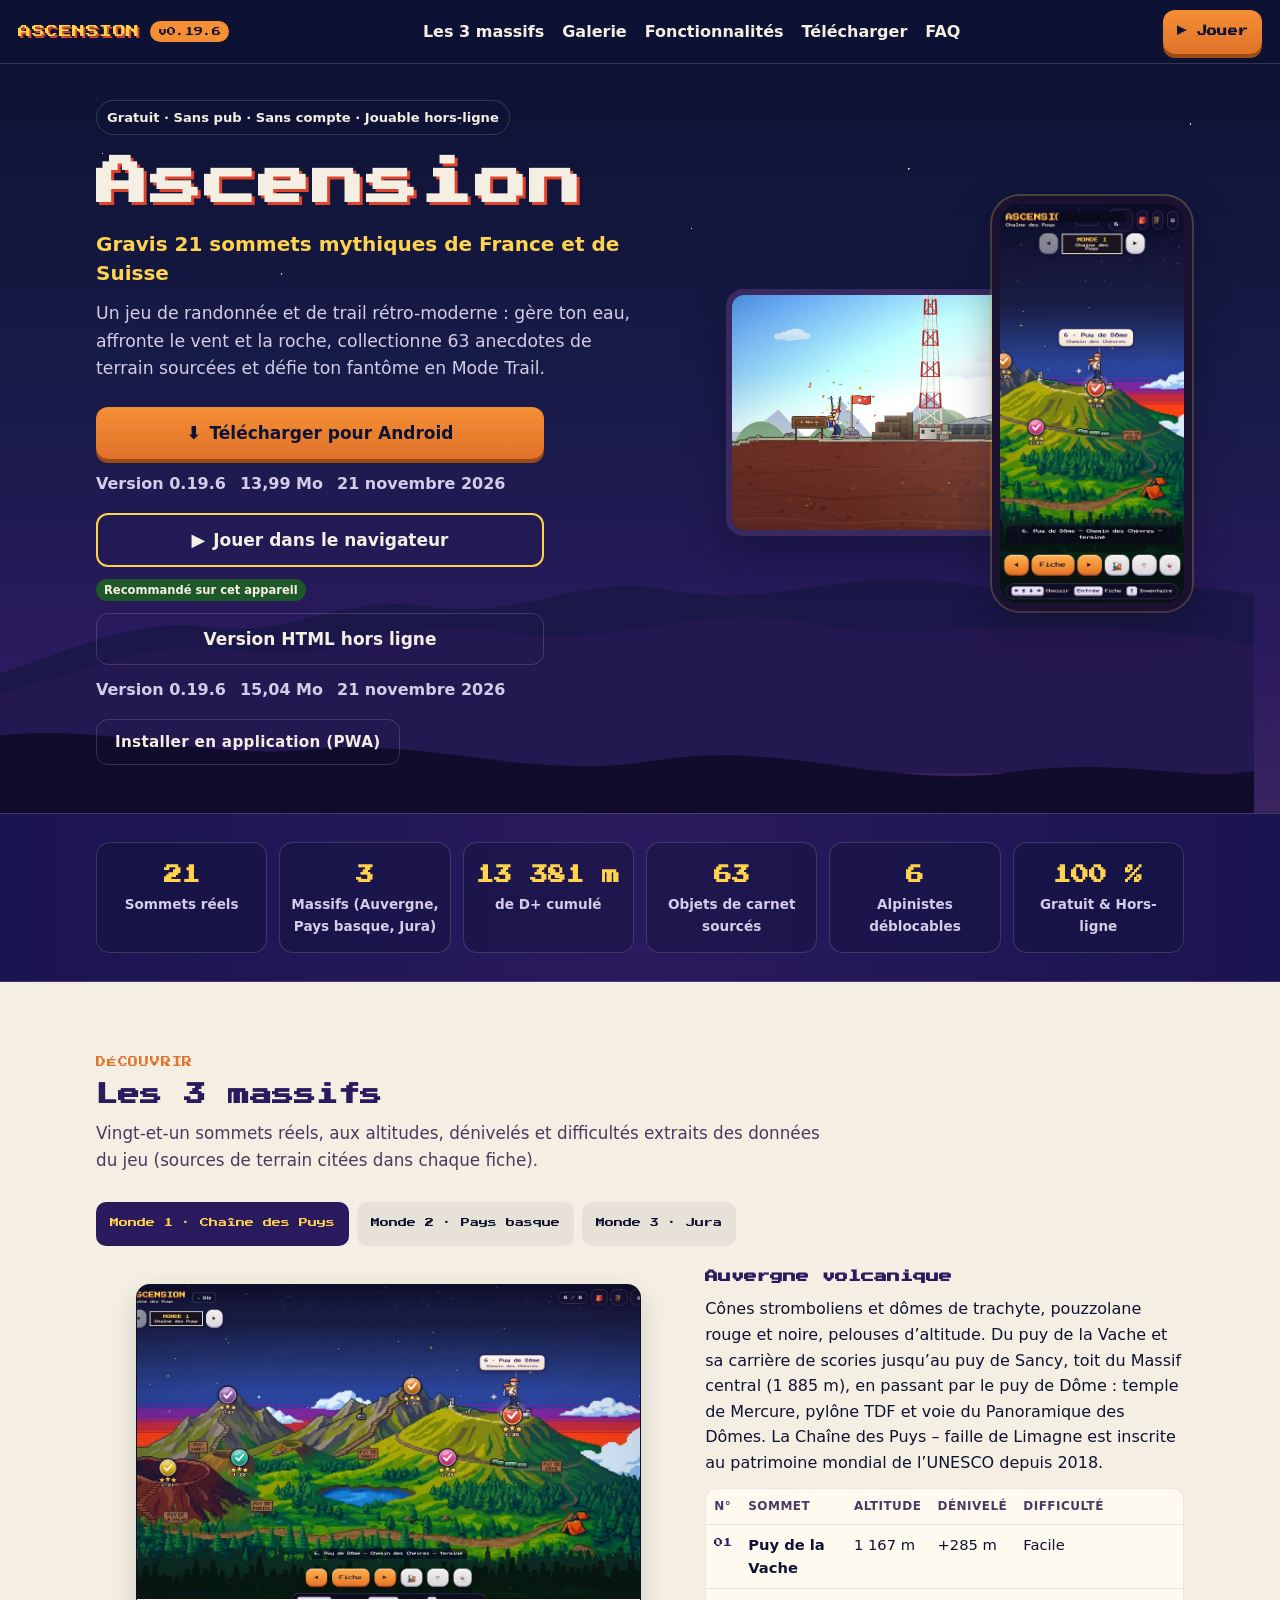
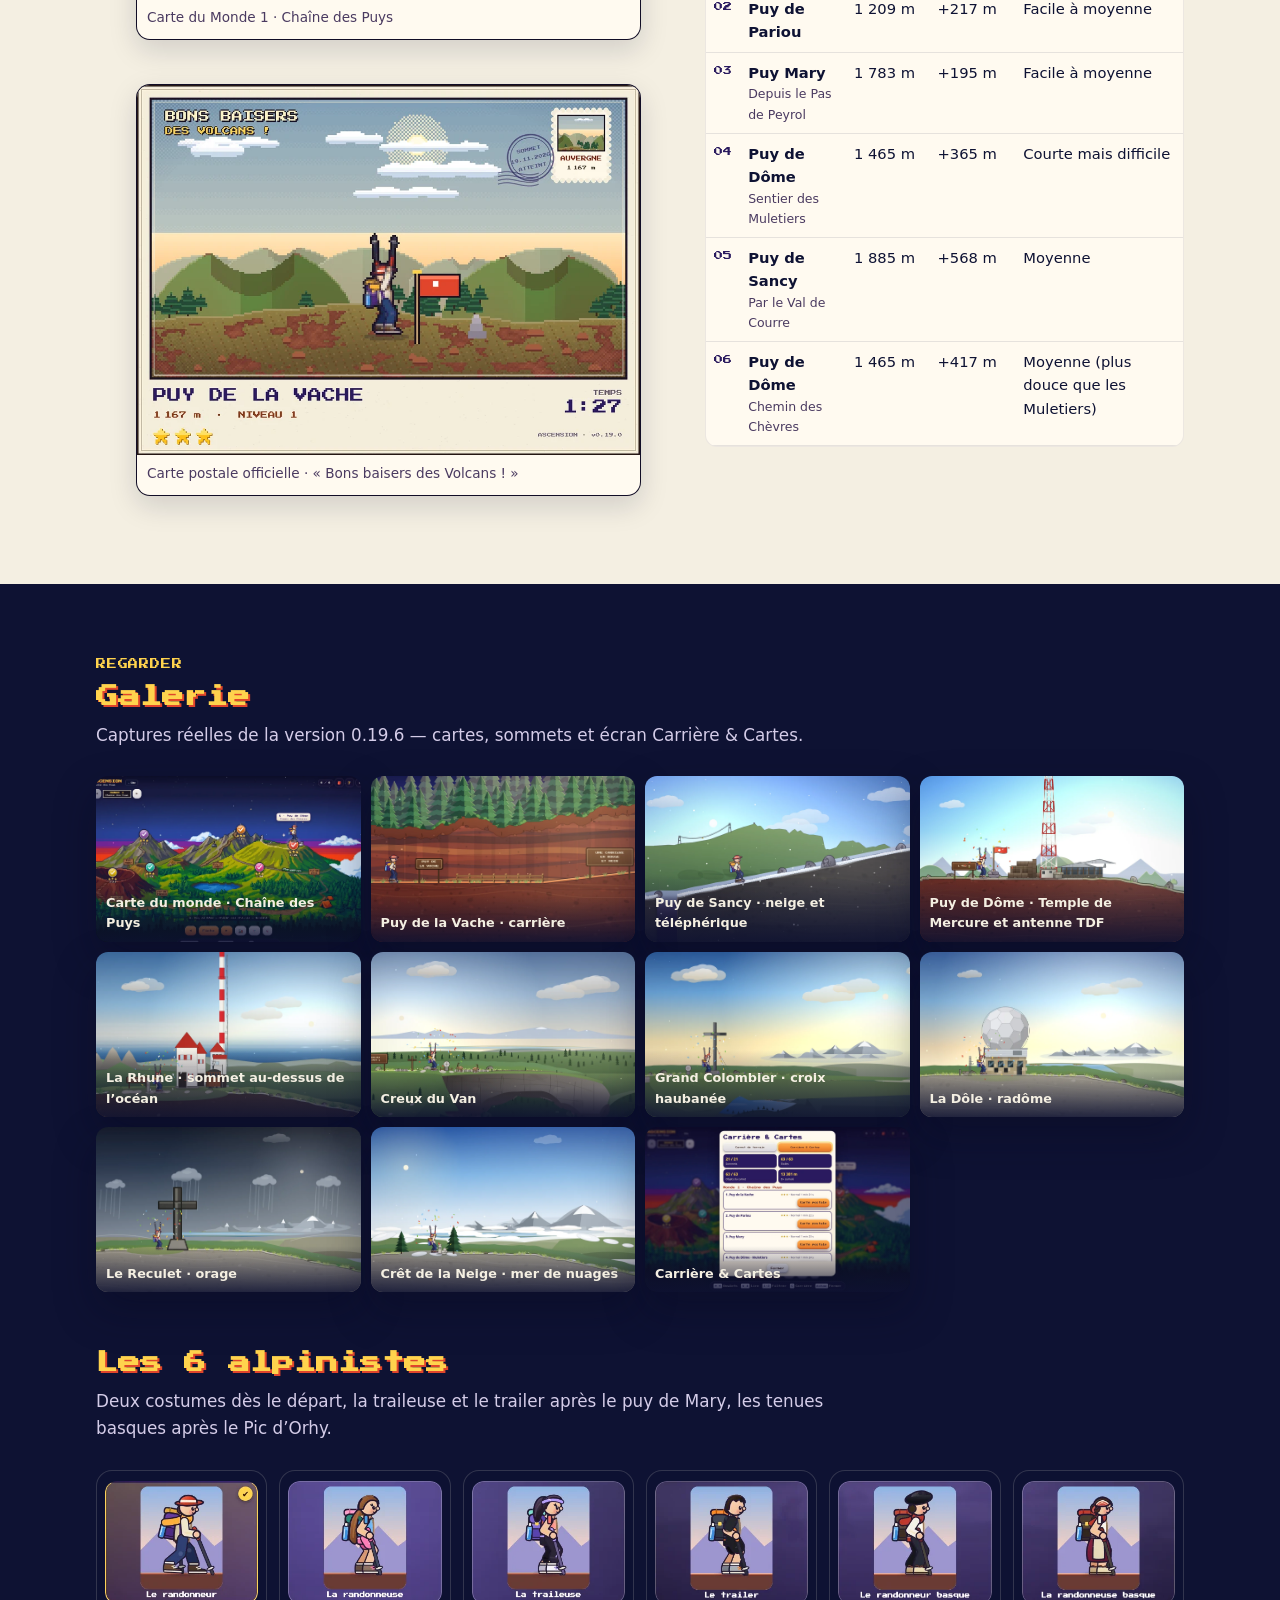
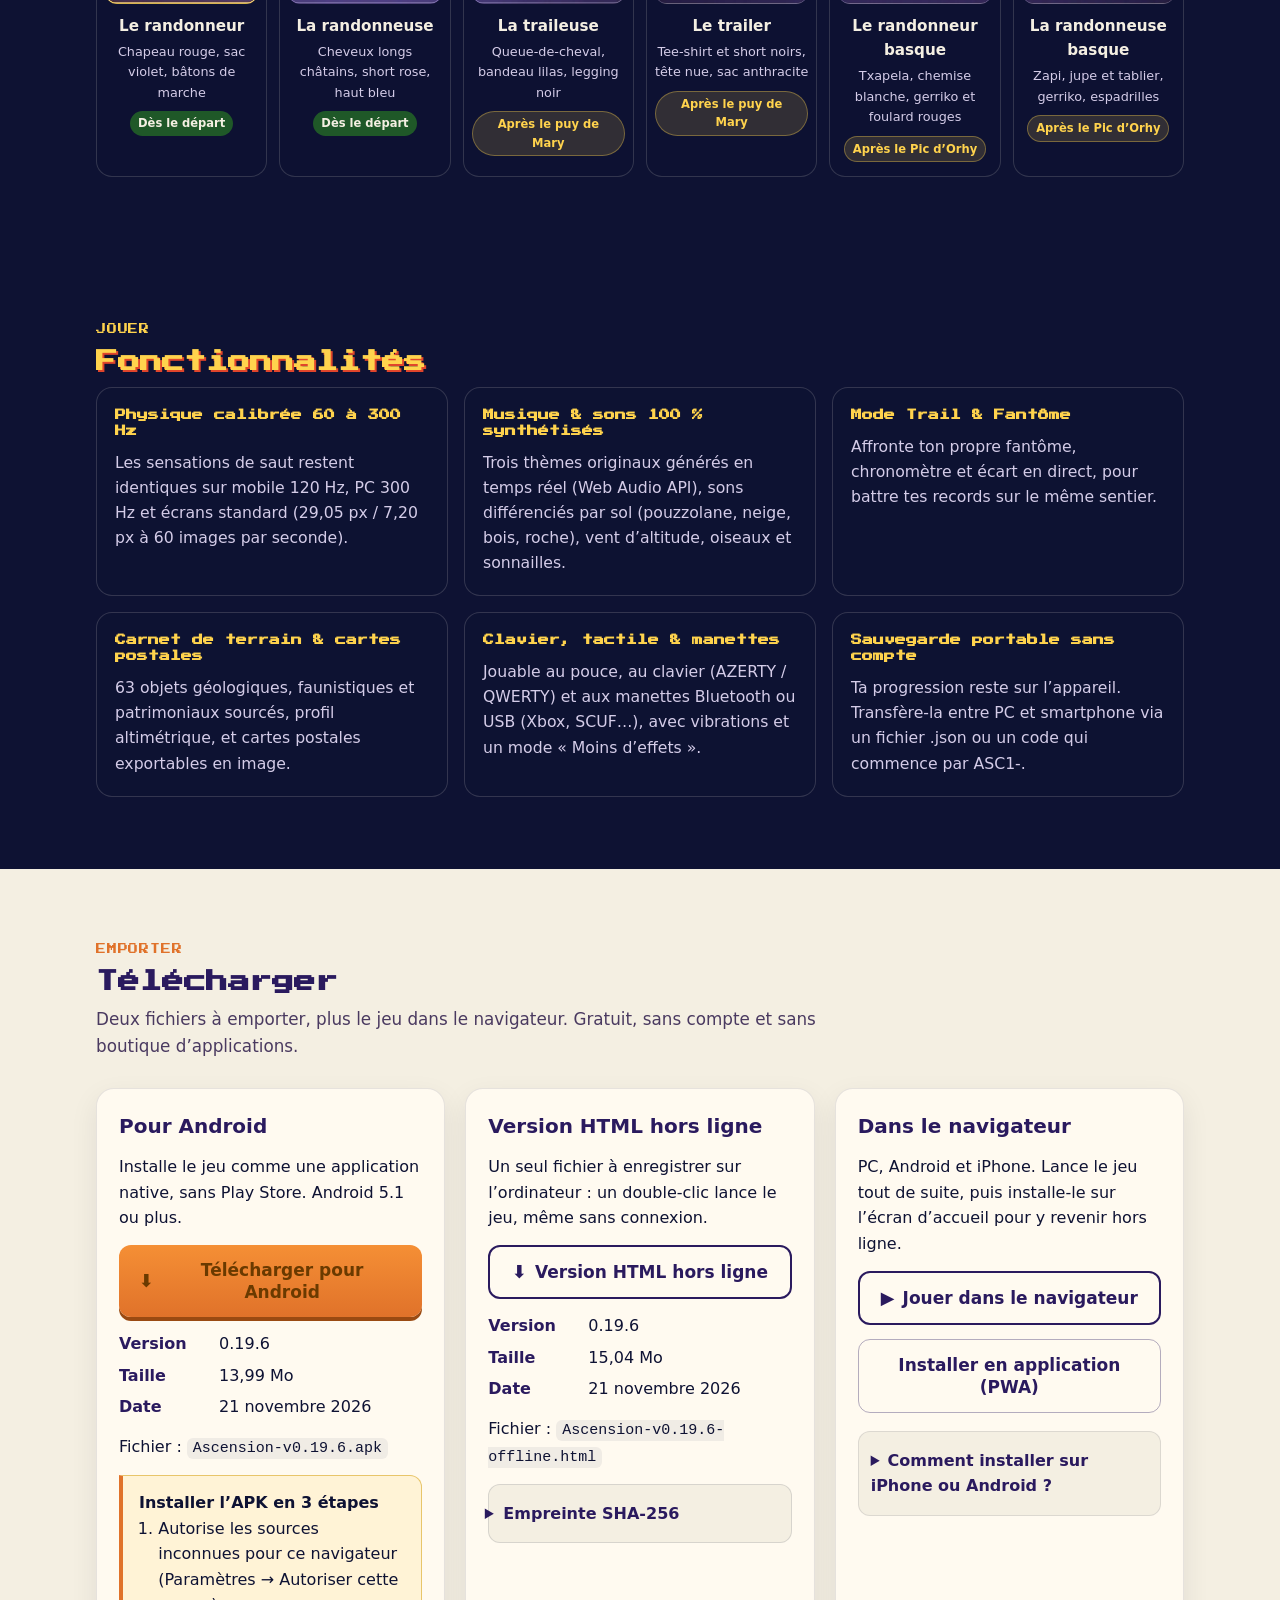
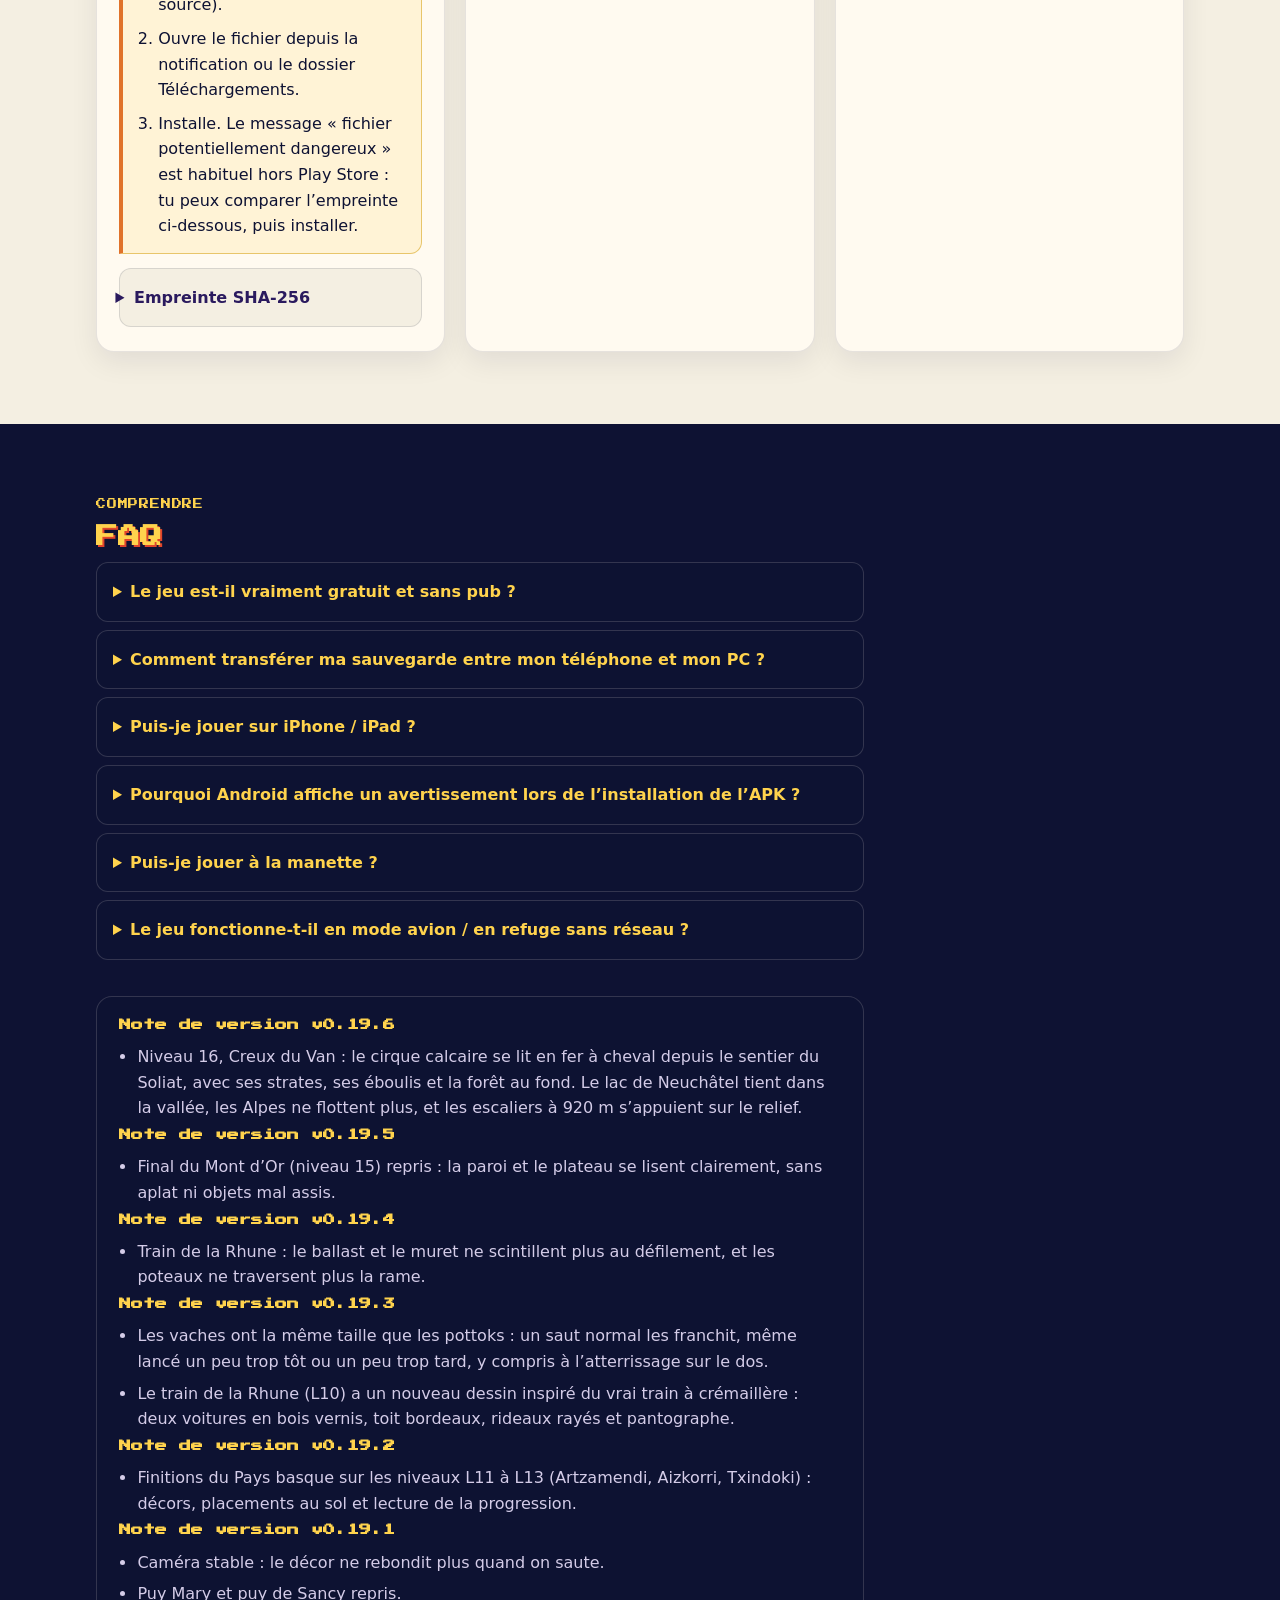
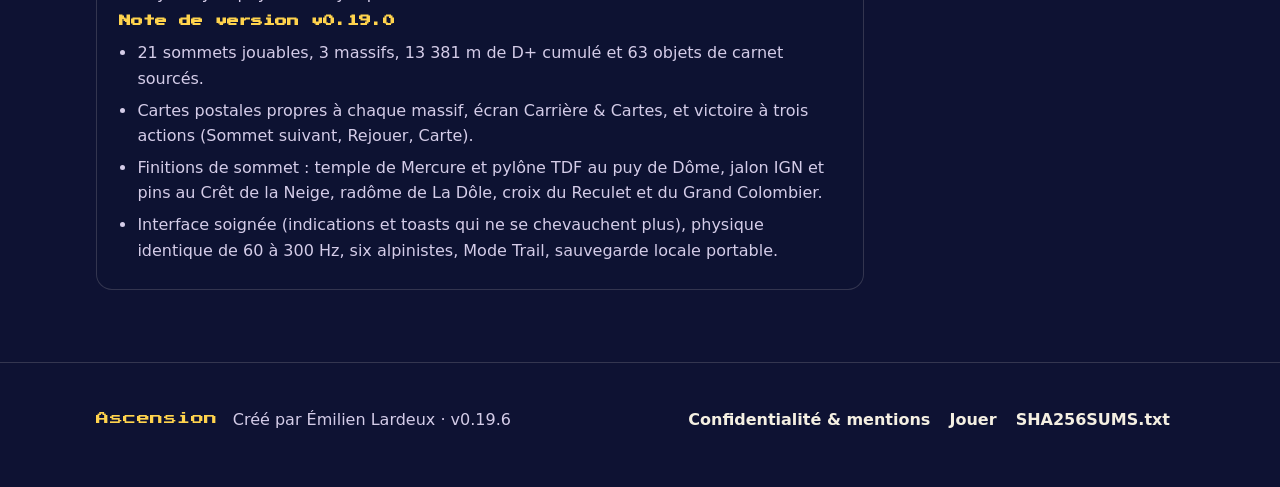
<file: index.html>
<!DOCTYPE html>
<html lang="fr">
<head>
  <meta charset="utf-8">
  <meta name="viewport" content="width=device-width, initial-scale=1">
  <title>Ascension</title>
  <meta name="description" content="Jeu de randonnée et de trail rétro-moderne, gratuit et sans compte. 21 sommets en Auvergne, au Pays basque et dans le Jura, 63 anecdotes de terrain sourcées. Jouable dans le navigateur, en PWA hors-ligne ou via l’APK Android.">
  <meta name="theme-color" content="#0e1233">
  <meta name="color-scheme" content="dark">
  <link rel="icon" href="./img/icon-192.png" sizes="192x192">
  <link rel="apple-touch-icon" href="./img/apple-touch-icon.png">
  <link rel="manifest" href="./manifest.webmanifest">
  <link rel="canonical" href="https://blood63.github.io/ascension/">
  <link rel="preload" href="./fonts/PressStart2P-Regular.ttf" as="font" type="font/ttf" crossorigin>
  <link rel="stylesheet" href="./css/site.css">
  <meta property="og:type" content="website">
  <meta property="og:title" content="Ascension">
  <meta property="og:site_name" content="Ascension">
  <meta property="og:description" content="Jeu de randonnée rétro-moderne, gratuit, sans pub et sans compte. Jouable dans le navigateur, en application hors-ligne ou via l’APK Android.">
  <meta property="og:image" content="https://blood63.github.io/ascension/img/og-cover.png">
  <meta property="og:image:width" content="1200">
  <meta property="og:image:height" content="630">
  <meta property="og:url" content="https://blood63.github.io/ascension/">
  <meta property="og:locale" content="fr_FR">
  <meta name="twitter:card" content="summary_large_image">
  <meta name="twitter:title" content="Ascension">
  <meta name="twitter:description" content="Jeu de randonnée rétro-moderne, gratuit, sans pub et sans compte.">
  <meta name="twitter:image" content="https://blood63.github.io/ascension/img/og-cover.png">
</head>
<body>
  <a class="skip" href="#contenu">Aller au contenu</a>
  <header class="nav">
    <a class="brand" href="./index.html">
      <span class="brand-logo">ASCENSION</span>
      <span class="ver-pill">v0.19.6</span>
    </a>
    <nav>
      <ul class="nav-links">
        <li><a href="#massifs">Les 3 massifs</a></li>
        <li><a href="#galerie">Galerie</a></li>
        <li><a href="#fonctionnalites">Fonctionnalités</a></li>
        <li><a href="#telecharger">Télécharger</a></li>
        <li><a href="#faq">FAQ</a></li>
      </ul>
    </nav>
    <a class="btn btn-primary btn-sm nav-cta" href="./play/">▶ Jouer</a>
    <button class="nav-toggle" type="button" aria-expanded="false" aria-label="Ouvrir le menu"><span></span></button>
  </header>

  <section class="hero" id="contenu">
    
  <div class="hero-sky" aria-hidden="true">
    <div class="stars"></div>
    <svg class="ridge ridge-far" data-depth="0.12" viewBox="0 0 1200 180" preserveAspectRatio="none" width="1200" height="180"><path fill="currentColor" d="M0,140 C80,120 140,80 220,90 C300,100 340,60 420,70 C520,85 560,40 650,55 C760,75 820,30 930,50 C1020,64 1100,40 1200,60 L1200,180 L0,180 Z"/></svg>
    <svg class="ridge ridge-mid" data-depth="0.22" viewBox="0 0 1200 200" preserveAspectRatio="none" width="1200" height="200"><path fill="currentColor" d="M0,130 C100,110 160,70 250,85 C340,100 400,50 500,68 C600,86 680,36 790,60 C900,84 980,40 1200,80 L1200,200 L0,200 Z"/></svg>
    <svg class="ridge ridge-near" data-depth="0.35" viewBox="0 0 1200 160" preserveAspectRatio="none" width="1200" height="160"><path fill="currentColor" d="M0,90 C120,70 200,110 310,100 C430,88 520,130 640,110 C760,90 860,140 980,120 C1080,108 1140,130 1200,120 L1200,160 L0,160 Z"/></svg>
  </div>
    <div class="wrap">
      <div class="hero-copy">
        <p class="badge-row"><span class="badge">Gratuit · Sans pub · Sans compte · Jouable hors-ligne</span></p>
        <h1>Ascension</h1>
        <p class="hero-tagline">Gravis 21 sommets mythiques de France et de Suisse</p>
        <p class="sub">Un jeu de randonnée et de trail rétro-moderne : gère ton eau, affronte le vent et la roche, collectionne 63 anecdotes de terrain sourcées et défie ton fantôme en Mode Trail.</p>
        <div class="hero-actions">
          <a class="btn btn-primary btn-cta" href="./downloads/Ascension-v0.19.6.apk"><span class="ico">⬇</span> Télécharger pour Android</a>
          <p class="file-facts file-facts-inline"><span>Version 0.19.6</span><span>13,99 Mo</span><span>21 novembre 2026</span></p>
          <p class="rec-line" data-rec="android" hidden><span class="rec-badge">Recommandé sur cet appareil</span></p>
          <a class="btn btn-secondary btn-cta" href="./play/"><span class="ico">▶</span> Jouer dans le navigateur</a>
          <p class="rec-line" data-rec="desktop" hidden><span class="rec-badge">Recommandé sur cet appareil</span></p>
          <p class="rec-line" data-rec="ios" hidden><span class="rec-badge">Recommandé sur cet appareil</span></p>
          <a class="btn btn-ghost btn-cta" href="./downloads/Ascension-v0.19.6-offline.html">Version HTML hors ligne</a>
          <p class="file-facts file-facts-inline"><span>Version 0.19.6</span><span>15,04 Mo</span><span>21 novembre 2026</span></p>
          <div class="hero-tertiary">
            <button class="btn btn-ghost" type="button" data-install>Installer en application (PWA)</button>
          </div>
        </div>
      </div>
      <div class="hero-visual">
        <figure class="desk-frame">
          <img src="./img/hero-desktop.webp" width="1280" height="744" alt="Sommet du puy de Dôme dans le jeu : temple de Mercure, pylône TDF et randonneur au drapeau">
        </figure>
        <div class="phone-frame">
          <span class="phone-notch" aria-hidden="true"></span>
          <img src="./img/hero-phone.webp" width="780" height="1688" alt="Carte du Monde 1 sur téléphone, puy de Dôme et Panoramique des Dômes">
        </div>
      </div>
    </div>
  </section>

  <section class="stats" aria-label="Chiffres clés">
    <div class="wrap stats-grid">
      <div class="stat"><b>21</b><span>Sommets réels</span></div>
      <div class="stat"><b>3</b><span>Massifs (Auvergne, Pays basque, Jura)</span></div>
      <div class="stat"><b>13 381 m</b><span>de D+ cumulé</span></div>
      <div class="stat"><b>63</b><span>Objets de carnet sourcés</span></div>
      <div class="stat"><b>6</b><span>Alpinistes déblocables</span></div>
      <div class="stat"><b>100 %</b><span>Gratuit &amp; Hors-ligne</span></div>
    </div>
  </section>

  <section class="section paper" id="massifs">
    <div class="wrap">
      <p class="section-kicker">Découvrir</p>
      <h2>Les 3 massifs</h2>
      <p class="lead">Vingt-et-un sommets réels, aux altitudes, dénivelés et difficultés extraits des données du jeu (sources de terrain citées dans chaque fiche).</p>
      <div data-tabs>
        <div class="tabs" role="tablist" aria-label="Les trois massifs">
          <button class="tab" type="button" role="tab" id="tab-w1" aria-controls="panel-w1" aria-selected="true" tabindex="0">Monde 1 · Chaîne des Puys</button><button class="tab" type="button" role="tab" id="tab-w2" aria-controls="panel-w2" aria-selected="false" tabindex="-1">Monde 2 · Pays basque</button><button class="tab" type="button" role="tab" id="tab-w3" aria-controls="panel-w3" aria-selected="false" tabindex="-1">Monde 3 · Jura</button>
        </div>
        
    <div class="tab-panel" role="tabpanel" id="panel-w1" aria-labelledby="tab-w1">
      <div class="massif">
        <div class="massif-shots">
          <figure class="shot">
            <img src="img/world1-shot.webp" width="1280" height="764" alt="Carte du Monde 1 — Chaîne des Puys, avec le puy de Dôme, le Sancy et le Panoramique des Dômes" loading="eager">
            <figcaption>Carte du Monde 1 · Chaîne des Puys</figcaption>
          </figure>
          <figure class="shot pc">
            <img src="img/pc-w1.webp" width="900" height="662" alt="Carte postale officielle : Bons baisers des Volcans ! — Puy de la Vache, 1 167 m" loading="eager">
            <figcaption>Carte postale officielle · « Bons baisers des Volcans ! »</figcaption>
          </figure>
        </div>
        <div class="massif-copy">
          <h3>Auvergne volcanique</h3>
          <p>Cônes stromboliens et dômes de trachyte, pouzzolane rouge et noire, pelouses d’altitude. Du puy de la Vache et sa carrière de scories jusqu’au puy de Sancy, toit du Massif central (1 885 m), en passant par le puy de Dôme : temple de Mercure, pylône TDF et voie du Panoramique des Dômes. La Chaîne des Puys – faille de Limagne est inscrite au patrimoine mondial de l’UNESCO depuis 2018.</p>
          <div class="table-wrap">
            <table class="summits">
              <thead><tr><th>N°</th><th>Sommet</th><th>Altitude</th><th>Dénivelé</th><th>Difficulté</th></tr></thead>
              <tbody>
                <tr><td class="num">01</td><td><span class="name">Puy de la Vache</span></td><td class="numv">1 167 m</td><td class="numv">+285 m</td><td>Facile</td></tr>
<tr><td class="num">02</td><td><span class="name">Puy de Pariou</span></td><td class="numv">1 209 m</td><td class="numv">+217 m</td><td>Facile à moyenne</td></tr>
<tr><td class="num">03</td><td><span class="name">Puy Mary</span><span class="route">Depuis le Pas de Peyrol</span></td><td class="numv">1 783 m</td><td class="numv">+195 m</td><td>Facile à moyenne</td></tr>
<tr><td class="num">04</td><td><span class="name">Puy de Dôme</span><span class="route">Sentier des Muletiers</span></td><td class="numv">1 465 m</td><td class="numv">+365 m</td><td>Courte mais difficile</td></tr>
<tr><td class="num">05</td><td><span class="name">Puy de Sancy</span><span class="route">Par le Val de Courre</span></td><td class="numv">1 885 m</td><td class="numv">+568 m</td><td>Moyenne</td></tr>
<tr><td class="num">06</td><td><span class="name">Puy de Dôme</span><span class="route">Chemin des Chèvres</span></td><td class="numv">1 465 m</td><td class="numv">+417 m</td><td>Moyenne (plus douce que les Muletiers)</td></tr>
              </tbody>
            </table>
          </div>
        </div>
      </div>
    </div>
    <div class="tab-panel" role="tabpanel" id="panel-w2" aria-labelledby="tab-w2" hidden>
      <div class="massif">
        <div class="massif-shots">
          <figure class="shot">
            <img src="img/world2-shot.webp" width="1280" height="764" alt="Carte du Monde 2 — Pays basque, avec le train à crémaillère de La Rhune" loading="eager">
            <figcaption>Carte du Monde 2 · Pays basque (train de La Rhune)</figcaption>
          </figure>
          <figure class="shot pc">
            <img src="img/pc-w2.webp" width="900" height="662" alt="Carte postale officielle du Pays basque — La Rhune" loading="eager">
            <figcaption>Carte postale officielle · « Bons baisers du Pays basque »</figcaption>
          </figure>
        </div>
        <div class="massif-copy">
          <h3>De l’Ursuya au Txindoki</h3>
          <p>Du dôme herbeux de l’Ursuya (678 m) à la pyramide calcaire du Txindoki (1 342 m). Pottoks, estives de brebis latxa, vautours fauves, et le train à crémaillère de 1924 qui gravit La Rhune au-dessus de l’océan. Après le chemin des Chèvres au puy de Dôme, le voyage en train mène au Pays basque ; après le Txindoki, le parapente ouvre le Jura.</p>
          <div class="table-wrap">
            <table class="summits">
              <thead><tr><th>N°</th><th>Sommet</th><th>Altitude</th><th>Dénivelé</th><th>Difficulté</th></tr></thead>
              <tbody>
                <tr><td class="num">07</td><td><span class="name">Ursuya</span><span class="route">Depuis le quartier Celhay</span></td><td class="numv">678 m</td><td class="numv">+394 m</td><td>Facile</td></tr>
<tr><td class="num">08</td><td><span class="name">Atxuria</span><span class="route">Depuis les Grottes de Sare</span></td><td class="numv">758 m</td><td class="numv">+620 m</td><td>Facile à moyenne</td></tr>
<tr><td class="num">09</td><td><span class="name">Pic d’Orhy</span><span class="route">Voie normale depuis le Port de Larrau</span></td><td class="numv">2 017 m</td><td class="numv">+433 m</td><td>Moyenne</td></tr>
<tr><td class="num">10</td><td><span class="name">La Rhune</span><span class="route">Sentier du train depuis le col de Saint-Ignace</span></td><td class="numv">900 m</td><td class="numv">+736 m</td><td>Difficile</td></tr>
<tr><td class="num">11</td><td><span class="name">Artzamendi</span><span class="route">Voie longue depuis Itxassou / le Pas de Roland</span></td><td class="numv">926 m</td><td class="numv">+850 m</td><td>Difficile (voie longue)</td></tr>
<tr><td class="num">12</td><td><span class="name">Aizkorri</span><span class="route">Voie classique depuis le sanctuaire d’Arantzazu, par Urbía</span></td><td class="numv">1 528 m</td><td class="numv">+938 m</td><td>Difficile</td></tr>
<tr><td class="num">13</td><td><span class="name">Txindoki</span><span class="route">Voie normale depuis Larraitz, par le col d’Egurral</span></td><td class="numv">1 342 m</td><td class="numv">+940 m</td><td>Très difficile</td></tr>
              </tbody>
            </table>
          </div>
        </div>
      </div>
    </div>
    <div class="tab-panel" role="tabpanel" id="panel-w3" aria-labelledby="tab-w3" hidden>
      <div class="massif">
        <div class="massif-shots">
          <figure class="shot">
            <img src="img/world3-shot.webp" width="1280" height="764" alt="Sommet du Crêt de la Neige, mer de nuages et Alpes au loin" loading="eager">
            <figcaption>Crêt de la Neige · mer de nuages et Alpes</figcaption>
          </figure>
          <figure class="shot pc">
            <img src="img/pc-w3.webp" width="900" height="662" alt="Carte postale officielle : Bons baisers du Jura ! — Crêt de la Neige, 1 720 m" loading="eager">
            <figcaption>Carte postale officielle · « Bons baisers du Jura ! »</figcaption>
          </figure>
        </div>
        <div class="massif-copy">
          <h3>Du Poupet au Crêt de la Neige</h3>
          <p>Du Mont Poupet, au-dessus de Salins-les-Bains, jusqu’au Crêt de la Neige (1 720 m), toit usuel du massif. Calcaire, lapiaz et pins à crochets, cirque du Creux du Van, croix haubanée du Grand Colombier, radôme de La Dôle, orages du Reculet, mer de nuages et vue lointaine vers les Alpes.</p>
          <div class="table-wrap">
            <table class="summits">
              <thead><tr><th>N°</th><th>Sommet</th><th>Altitude</th><th>Dénivelé</th><th>Difficulté</th></tr></thead>
              <tbody>
                <tr><td class="num">14</td><td><span class="name">Mont Poupet</span><span class="route">Boucle depuis la Place des Vieilles-Salines, Salins-les-Bains</span></td><td class="numv">851 m</td><td class="numv">+676 m</td><td>Difficile à très difficile</td></tr>
<tr><td class="num">15</td><td><span class="name">Mont d’Or</span><span class="route">Boucle officielle du PNR du Haut-Jura, depuis Les Granges Raguin (Rochejean)</span></td><td class="numv">1 463 m</td><td class="numv">+478 m</td><td>Moyenne (boucle officielle 3 h 45)</td></tr>
<tr><td class="num">16</td><td><span class="name">Creux du Van</span><span class="route">Sentier des 14 contours, de Noiraigue au Soliat</span></td><td class="numv">1 464 m</td><td class="numv">+745 m</td><td>Sportive / assez exigeant (J3L)</td></tr>
<tr><td class="num">17</td><td><span class="name">Grand Colombier</span><span class="route">Aller-retour officiel depuis Culoz, par le GR9 et le belvédère du Fenestrez</span></td><td class="numv">1 534 m</td><td class="numv">+1 300 m</td><td>Très exigeante (fiche officielle, 8 h)</td></tr>
<tr><td class="num">18</td><td><span class="name">La Dôle</span><span class="route">Boucle depuis le parking des Dappes (balisage suisse, losanges jaunes)</span></td><td class="numv">1 677 m</td><td class="numv">+589 m</td><td>Difficile / moyen selon les topos</td></tr>
<tr><td class="num">19</td><td><span class="name">Colomby de Gex</span><span class="route">Depuis le col de la Faucille, par les crêtes</span></td><td class="numv">1 688 m</td><td class="numv">+690 m</td><td>Moyenne à difficile (longueur de crête)</td></tr>
<tr><td class="num">20</td><td><span class="name">Le Reculet</span><span class="route">Crête de la Haute Chaîne (hauts sommets), souvent enchaîné depuis Lélex</span></td><td class="numv">1 718 m</td><td class="numv">+1 095 m</td><td>Très difficile (crête des hauts sommets)</td></tr>
<tr><td class="num">21</td><td><span class="name">Crêt de la Neige</span><span class="route">Depuis Lélex, ou crête des hauts sommets (même famille que le Reculet)</span></td><td class="numv">1 720 m</td><td class="numv">+850 m</td><td>Très difficile (toit du massif / crête)</td></tr>
              </tbody>
            </table>
          </div>
        </div>
      </div>
    </div>
      </div>
    </div>
  </section>

  <section class="section" id="galerie">
    <div class="wrap">
      <p class="section-kicker">Regarder</p>
      <h2>Galerie</h2>
      <p class="lead">Captures réelles de la version 0.19.6 — cartes, sommets et écran Carrière &amp; Cartes.</p>
      <div class="gallery" data-gallery>
        <button type="button" data-full="img/gal-map.webp" data-caption="Carte du monde · Chaîne des Puys"><img src="img/gal-map.webp" width="1280" height="744" alt="Carte du Monde 1 — Chaîne des Puys" loading="eager"><span class="gallery-cap">Carte du monde · Chaîne des Puys</span></button><button type="button" data-full="img/gal-vache.webp" data-caption="Puy de la Vache · carrière"><img src="img/gal-vache.webp" width="1280" height="744" alt="Départ au puy de la Vache, carrière en rouge et noir" loading="eager"><span class="gallery-cap">Puy de la Vache · carrière</span></button><button type="button" data-full="img/gal-sancy.webp" data-caption="Puy de Sancy · neige et téléphérique"><img src="img/gal-sancy.webp" width="1280" height="744" alt="Puy de Sancy sous la neige, téléphérique en arrière-plan" loading="eager"><span class="gallery-cap">Puy de Sancy · neige et téléphérique</span></button><button type="button" data-full="img/gal-dome.webp" data-caption="Puy de Dôme · Temple de Mercure et antenne TDF"><img src="img/gal-dome.webp" width="1280" height="744" alt="Sommet du puy de Dôme : temple de Mercure et pylône TDF" loading="eager"><span class="gallery-cap">Puy de Dôme · Temple de Mercure et antenne TDF</span></button><button type="button" data-full="img/gal-rhune.webp" data-caption="La Rhune · sommet au-dessus de l’océan"><img src="img/gal-rhune.webp" width="1280" height="744" alt="Sommet de La Rhune, face à l’océan" loading="eager"><span class="gallery-cap">La Rhune · sommet au-dessus de l’océan</span></button><button type="button" data-full="img/gal-van.webp" data-caption="Creux du Van"><img src="img/gal-van.webp" width="1280" height="744" alt="Creux du Van, cirque et croix du Soliat" loading="eager"><span class="gallery-cap">Creux du Van</span></button><button type="button" data-full="img/gal-colombier.webp" data-caption="Grand Colombier · croix haubanée"><img src="img/gal-colombier.webp" width="1280" height="744" alt="Grand Colombier, croix haubanée et vue vers les Alpes" loading="eager"><span class="gallery-cap">Grand Colombier · croix haubanée</span></button><button type="button" data-full="img/gal-dole.webp" data-caption="La Dôle · radôme"><img src="img/gal-dole.webp" width="1280" height="744" alt="La Dôle, radôme et Alpes au loin" loading="eager"><span class="gallery-cap">La Dôle · radôme</span></button><button type="button" data-full="img/gal-reculet.webp" data-caption="Le Reculet · orage"><img src="img/gal-reculet.webp" width="1280" height="744" alt="Le Reculet sous l’orage, grande croix de 1892" loading="eager"><span class="gallery-cap">Le Reculet · orage</span></button><button type="button" data-full="img/gal-neige.webp" data-caption="Crêt de la Neige · mer de nuages"><img src="img/gal-neige.webp" width="1280" height="744" alt="Crêt de la Neige, mer de nuages et Mont-Blanc au loin" loading="eager"><span class="gallery-cap">Crêt de la Neige · mer de nuages</span></button><button type="button" data-full="img/gal-career.webp" data-caption="Carrière &amp; Cartes"><img src="img/gal-career.webp" width="1280" height="744" alt="Écran Carrière &amp; Cartes : 21 sommets, 63 étoiles, 13 381 m de D+" loading="eager"><span class="gallery-cap">Carrière &amp; Cartes</span></button>
      </div>

      <h2 style="margin-top:56px">Les 6 alpinistes</h2>
      <p class="lead">Deux costumes dès le départ, la traileuse et le trailer après le puy de Mary, les tenues basques après le Pic d’Orhy.</p>
      <div class="chars">
        <article class="char">
      <img src="img/char-boy.webp" width="280" height="224" alt="Le randonneur, chapeau rouge, sac violet, bâtons de marche" loading="eager">
      <h3>Le randonneur</h3>
      <p>Chapeau rouge, sac violet, bâtons de marche</p>
      <span class="tag tag-free">Dès le départ</span>
    </article><article class="char">
      <img src="img/char-girl.webp" width="280" height="224" alt="La randonneuse, cheveux longs châtains, short rose, haut bleu" loading="eager">
      <h3>La randonneuse</h3>
      <p>Cheveux longs châtains, short rose, haut bleu</p>
      <span class="tag tag-free">Dès le départ</span>
    </article><article class="char">
      <img src="img/char-trail-girl.webp" width="280" height="224" alt="La traileuse, queue-de-cheval, bandeau lilas, legging noir" loading="eager">
      <h3>La traileuse</h3>
      <p>Queue-de-cheval, bandeau lilas, legging noir</p>
      <span class="tag tag-lock">Après le puy de Mary</span>
    </article><article class="char">
      <img src="img/char-trail-boy.webp" width="280" height="224" alt="Le trailer, tee-shirt et short noirs, sac anthracite" loading="eager">
      <h3>Le trailer</h3>
      <p>Tee-shirt et short noirs, tête nue, sac anthracite</p>
      <span class="tag tag-lock">Après le puy de Mary</span>
    </article><article class="char">
      <img src="img/char-basque-boy.webp" width="280" height="224" alt="Le randonneur basque en txapela, chemise blanche et gerriko rouge" loading="eager">
      <h3>Le randonneur basque</h3>
      <p>Txapela, chemise blanche, gerriko et foulard rouges</p>
      <span class="tag tag-lock">Après le Pic d’Orhy</span>
    </article><article class="char">
      <img src="img/char-basque-girl.webp" width="280" height="224" alt="La randonneuse basque en zapi, jupe, tablier et espadrilles" loading="eager">
      <h3>La randonneuse basque</h3>
      <p>Zapi, jupe et tablier, gerriko, espadrilles</p>
      <span class="tag tag-lock">Après le Pic d’Orhy</span>
    </article>
      </div>
    </div>
  </section>

  <section class="section" id="fonctionnalites">
    <div class="wrap">
      <p class="section-kicker">Jouer</p>
      <h2>Fonctionnalités</h2>
      <div class="features">
        <article class="feat">
          <h3>Physique calibrée 60 à 300 Hz</h3>
          <p>Les sensations de saut restent identiques sur mobile 120 Hz, PC 300 Hz et écrans standard (29,05 px / 7,20 px à 60 images par seconde).</p>
        </article>
        <article class="feat">
          <h3>Musique &amp; sons 100 % synthétisés</h3>
          <p>Trois thèmes originaux générés en temps réel (Web Audio API), sons différenciés par sol (pouzzolane, neige, bois, roche), vent d’altitude, oiseaux et sonnailles.</p>
        </article>
        <article class="feat">
          <h3>Mode Trail &amp; Fantôme</h3>
          <p>Affronte ton propre fantôme, chronomètre et écart en direct, pour battre tes records sur le même sentier.</p>
        </article>
        <article class="feat">
          <h3>Carnet de terrain &amp; cartes postales</h3>
          <p>63 objets géologiques, faunistiques et patrimoniaux sourcés, profil altimétrique, et cartes postales exportables en image.</p>
        </article>
        <article class="feat">
          <h3>Clavier, tactile &amp; manettes</h3>
          <p>Jouable au pouce, au clavier (AZERTY / QWERTY) et aux manettes Bluetooth ou USB (Xbox, SCUF…), avec vibrations et un mode « Moins d’effets ».</p>
        </article>
        <article class="feat">
          <h3>Sauvegarde portable sans compte</h3>
          <p>Ta progression reste sur l’appareil. Transfère-la entre PC et smartphone via un fichier .json ou un code qui commence par ASC1-.</p>
        </article>
      </div>
    </div>
  </section>

  <section class="section paper" id="telecharger">
    <div class="wrap">
      <p class="section-kicker">Emporter</p>
      <h2>Télécharger</h2>
      <p class="lead">Deux fichiers à emporter, plus le jeu dans le navigateur. Gratuit, sans compte et sans boutique d’applications.</p>
      <div class="dl-grid">
        <article class="dl-card">
          <h3>Pour Android</h3>
          <p>Installe le jeu comme une application native, sans Play Store. Android 5.1 ou plus.</p>
          <a class="btn btn-primary btn-cta" href="./downloads/Ascension-v0.19.6.apk"><span class="ico">⬇</span> Télécharger pour Android</a>
          <ul class="file-facts">
            <li><span>Version</span> 0.19.6</li>
            <li><span>Taille</span> 13,99 Mo</li>
            <li><span>Date</span> 21 novembre 2026</li>
          </ul>
          <p class="file-name">Fichier : <code>Ascension-v0.19.6.apk</code></p>
          <div class="install-box">
            <p class="install-box-title">Installer l’APK en 3 étapes</p>
            <ol>
              <li>Autorise les sources inconnues pour ce navigateur (Paramètres → Autoriser cette source).</li>
              <li>Ouvre le fichier depuis la notification ou le dossier Téléchargements.</li>
              <li>Installe. Le message « fichier potentiellement dangereux » est habituel hors Play Store : tu peux comparer l’empreinte ci-dessous, puis installer.</li>
            </ol>
          </div>
          <details class="sha-details">
            <summary>Empreinte SHA-256</summary>
            <p class="sha-meta">13 993 055 octets</p>
            <p class="sha" id="shaApk">899a3115d5944bcdd6d8e1064101067218c7a010dfe5b754b7b9556445b9ad43</p>
            <p class="sha-actions"><button class="btn btn-ghost" type="button" data-copy="899a3115d5944bcdd6d8e1064101067218c7a010dfe5b754b7b9556445b9ad43">Copier l’empreinte</button>
               <a href="./downloads/SHA256SUMS.txt">SHA256SUMS.txt</a></p>
          </details>
        </article>

        <article class="dl-card">
          <h3>Version HTML hors ligne</h3>
          <p>Un seul fichier à enregistrer sur l’ordinateur : un double-clic lance le jeu, même sans connexion.</p>
          <a class="btn btn-secondary btn-cta" href="./downloads/Ascension-v0.19.6-offline.html"><span class="ico">⬇</span> Version HTML hors ligne</a>
          <ul class="file-facts">
            <li><span>Version</span> 0.19.6</li>
            <li><span>Taille</span> 15,04 Mo</li>
            <li><span>Date</span> 21 novembre 2026</li>
          </ul>
          <p class="file-name">Fichier : <code>Ascension-v0.19.6-offline.html</code></p>
          <details class="sha-details">
            <summary>Empreinte SHA-256</summary>
            <p class="sha-meta">15 039 870 octets</p>
            <p class="sha" id="shaHtml">8cca33f994881b42d0ce0e5ba6dfd3f48d0627dc27ebf9dbccdec40f4594f88e</p>
            <p class="sha-actions"><button class="btn btn-ghost" type="button" data-copy="8cca33f994881b42d0ce0e5ba6dfd3f48d0627dc27ebf9dbccdec40f4594f88e">Copier l’empreinte</button>
               <a href="./downloads/SHA256SUMS.txt">SHA256SUMS.txt</a></p>
          </details>
        </article>

        <article class="dl-card">
          <h3>Dans le navigateur</h3>
          <p>PC, Android et iPhone. Lance le jeu tout de suite, puis installe-le sur l’écran d’accueil pour y revenir hors ligne.</p>
          <a class="btn btn-secondary btn-cta" href="./play/"><span class="ico">▶</span> Jouer dans le navigateur</a>
          <button class="btn btn-ghost btn-cta" type="button" data-install>Installer en application (PWA)</button>
          <details class="guide" id="installGuide">
            <summary>Comment installer sur iPhone ou Android ?</summary>
            <ol>
              <li>Ouvre ce site dans Safari (iPhone / iPad) ou Chrome (Android).</li>
              <li>iPhone : bouton Partager, puis « Sur l’écran d’accueil ». Android : menu, puis « Installer l’application » ou « Ajouter à l’écran d’accueil ».</li>
              <li>Confirme. L’icône d’Ascension apparaît parmi tes applications ; le jeu se lance même sans réseau après une première visite.</li>
            </ol>
          </details>
        </article>
      </div>
    </div>
  </section>

  <section class="section" id="faq">
    <div class="wrap">
      <p class="section-kicker">Comprendre</p>
      <h2>FAQ</h2>
      <div class="faq">
        <details>
          <summary>Le jeu est-il vraiment gratuit et sans pub ?</summary>
          <p>Oui. Ascension est gratuit, sans publicité, sans compte et sans achat intégré. Aucune donnée personnelle n’est collectée, transmise ou vendue.</p>
        </details>
        <details>
          <summary>Comment transférer ma sauvegarde entre mon téléphone et mon PC ?</summary>
          <p>Dans les Réglages du jeu, ouvre « Sauvegarde », puis exporte un fichier <code>.json</code> ou copie un code qui commence par <code>ASC1-</code>. Sur l’autre appareil, importe ce fichier ou colle le code. La progression ne quitte l’appareil que si tu l’exportes toi-même.</p>
        </details>
        <details>
          <summary>Puis-je jouer sur iPhone / iPad ?</summary>
          <p>Oui, dans Safari (et la plupart des navigateurs iOS). Tu peux aussi ajouter le site à l’écran d’accueil : le jeu s’ouvre comme une application et reste jouable hors-ligne après une première visite.</p>
        </details>
        <details>
          <summary>Pourquoi Android affiche un avertissement lors de l’installation de l’APK ?</summary>
          <p>Android prévient par défaut dès qu’une application n’est pas installée depuis le Play Store. Le jeu est distribué ici, gratuitement, avec son empreinte SHA-256. Le message « fichier potentiellement dangereux » ou « sources inconnues » est donc attendu : ce n’est pas une alerte ciblée contre Ascension.</p>
        </details>
        <details>
          <summary>Puis-je jouer à la manette ?</summary>
          <p>Oui. Les manettes Bluetooth ou USB (Xbox, SCUF et compatibles) sont reconnues, avec vibrations réglables. Le jeu se joue aussi au clavier (AZERTY ou QWERTY) et au pouce sur écran tactile.</p>
        </details>
        <details>
          <summary>Le jeu fonctionne-t-il en mode avion / en refuge sans réseau ?</summary>
          <p>Oui. L’APK et le fichier HTML unique fonctionnent entièrement hors-ligne. La version navigateur / PWA, une fois visitée ou installée, reste jouable sans réseau grâce au cache (le premier chargement demande encore une connexion).</p>
        </details>
      </div>

      <aside class="notes">
        <h3>Note de version v0.19.6</h3>
        <ul>
          <li>Niveau 16, Creux du Van : le cirque calcaire se lit en fer à cheval depuis le sentier du Soliat, avec ses strates, ses éboulis et la forêt au fond. Le lac de Neuchâtel tient dans la vallée, les Alpes ne flottent plus, et les escaliers à 920 m s’appuient sur le relief.</li>
        </ul>
        <h3>Note de version v0.19.5</h3>
        <ul>
          <li>Final du Mont d’Or (niveau 15) repris : la paroi et le plateau se lisent clairement, sans aplat ni objets mal assis.</li>
        </ul>
        <h3>Note de version v0.19.4</h3>
        <ul>
          <li>Train de la Rhune : le ballast et le muret ne scintillent plus au défilement, et les poteaux ne traversent plus la rame.</li>
        </ul>
        <h3>Note de version v0.19.3</h3>
        <ul>
          <li>Les vaches ont la même taille que les pottoks : un saut normal les franchit, même lancé un peu trop tôt ou un peu trop tard, y compris à l’atterrissage sur le dos.</li>
          <li>Le train de la Rhune (L10) a un nouveau dessin inspiré du vrai train à crémaillère : deux voitures en bois vernis, toit bordeaux, rideaux rayés et pantographe.</li>
        </ul>
        <h3>Note de version v0.19.2</h3>
        <ul>
          <li>Finitions du Pays basque sur les niveaux L11 à L13 (Artzamendi, Aizkorri, Txindoki) : décors, placements au sol et lecture de la progression.</li>
        </ul>
        <h3>Note de version v0.19.1</h3>
        <ul>
          <li>Caméra stable : le décor ne rebondit plus quand on saute.</li>
          <li>Puy Mary et puy de Sancy repris.</li>
        </ul>
        <h3>Note de version v0.19.0</h3>
        <ul>
          <li>21 sommets jouables, 3 massifs, 13 381 m de D+ cumulé et 63 objets de carnet sourcés.</li>
          <li>Cartes postales propres à chaque massif, écran Carrière &amp; Cartes, et victoire à trois actions (Sommet suivant, Rejouer, Carte).</li>
          <li>Finitions de sommet : temple de Mercure et pylône TDF au puy de Dôme, jalon IGN et pins au Crêt de la Neige, radôme de La Dôle, croix du Reculet et du Grand Colombier.</li>
          <li>Interface soignée (indications et toasts qui ne se chevauchent plus), physique identique de 60 à 300 Hz, six alpinistes, Mode Trail, sauvegarde locale portable.</li>
        </ul>
      </aside>
    </div>
  </section>

  <footer class="footer">
    <div class="wrap">
      <p class="legal"><span class="legal-name">Ascension</span> <span class="legal-meta">Créé par Émilien Lardeux · v0.19.6</span></p>
      <p>
        <a href="./privacy.html">Confidentialité &amp; mentions</a>
        <a href="./play/">Jouer</a>
        <a href="./downloads/SHA256SUMS.txt">SHA256SUMS.txt</a>
      </p>
    </div>
  </footer>

  <div id="lightbox" class="lb" hidden role="dialog" aria-modal="true" aria-label="Aperçu de la galerie">
    <button class="lb-close" type="button" id="lbClose" aria-label="Fermer">×</button>
    <button class="lb-prev" type="button" id="lbPrev" aria-label="Image précédente">‹</button>
    <img id="lbImg" src="./img/gal-map.webp" width="1280" height="744" alt="">
    <button class="lb-next" type="button" id="lbNext" aria-label="Image suivante">›</button>
    <p class="lb-cap" id="lbCap"></p>
  </div>

  <script src="./js/site.js"></script>
</body>
</html>
</file>
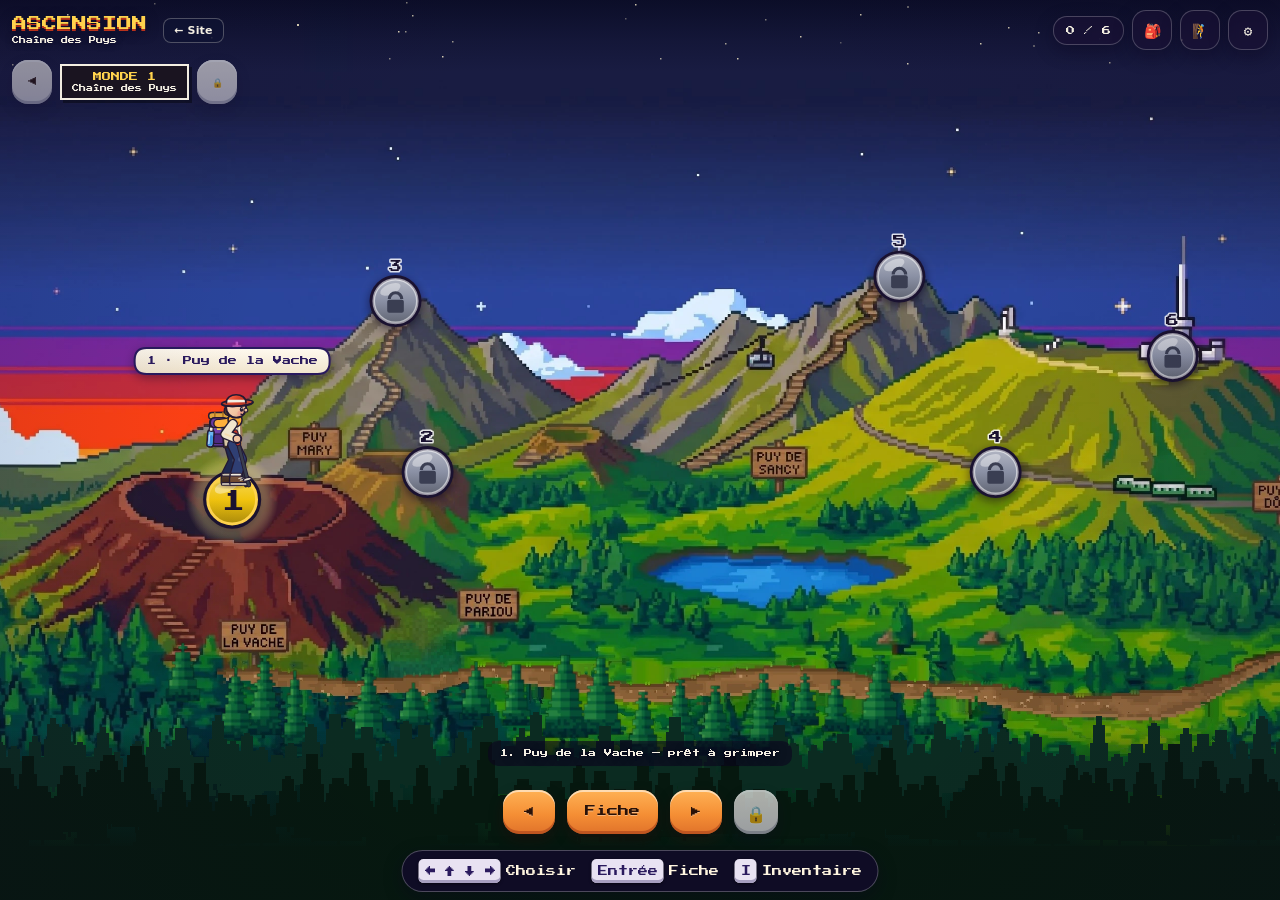
<file: play/index.html>
<!DOCTYPE html>
<html lang="fr">
<head>
<meta charset="utf-8">
<meta name="viewport" content="width=device-width, initial-scale=1, maximum-scale=1, user-scalable=no, viewport-fit=cover">
<meta name="theme-color" content="#0e1233">
<meta name="mobile-web-app-capable" content="yes">
<meta name="apple-mobile-web-app-capable" content="yes">
<title>Ascension</title>
<meta name="version" content="0.19.6">
<link rel="preload" href="assets/fonts/PressStart2P-Regular.ttf" as="font" type="font/ttf" crossorigin>
<link rel="icon" href="assets/icon-512.png">
<link rel="apple-touch-icon" href="../img/apple-touch-icon.png">
<link rel="manifest" href="../manifest.webmanifest">
<link rel="stylesheet" href="css/style.css">
<link rel="stylesheet" href="css/site-bridge.css">
</head>
<body>
<canvas id="view" aria-label="Jeu Ascension"></canvas>

<div id="gtoast" class="gtoast hidden" role="status"></div>
<div id="saveWarn" class="sys-banner hidden" role="alert">
  <p>Sauvegarde locale indisponible — exportez un code</p>
  <div class="sys-banner-btns">
    <button type="button" class="pix-btn small" id="btnSaveWarnExport">Exporter un code</button>
    <button type="button" class="pix-btn small alt" id="btnSaveWarnRetry">Réessayer</button>
  </div>
</div>
<div id="ctxLost" class="sys-banner hidden" role="alert">
  <p>Rendu interrompu — touchez pour reprendre</p>
</div>
<div id="prompts" class="prompts hidden" aria-hidden="true"></div>

<div id="loading" class="screen center"><div class="logo">ASCENSION</div><div class="sub">Chargement…</div></div>

<!-- Interface de la carte -->
<div id="mapUI" class="screen hidden">
  <div class="topbar">
    <div class="brand"><span class="logo-s">ASCENSION</span><span class="sub-s" id="mapSub">Chaîne des Puys</span></div>
    <a class="site-back" href="../index.html" title="Retour au site officiel" aria-label="Retour au site officiel">← Site</a>
    <div class="spacer"></div>
    <div class="chip" id="mapProgress">0 / 6</div>
    <button class="icon-btn" id="btnInv" aria-label="Inventaire">🎒</button>
    <button class="icon-btn" id="btnChar" aria-label="Changer de personnage">🧗</button>
    <button class="icon-btn" id="btnSettings" aria-label="Réglages">⚙</button>
  </div>
  <div class="world-bar" id="worldBar">
    <button class="pix-btn small alt" id="worldPrev" aria-label="Monde précédent">◀</button>
    <div class="world-name" id="worldName"><b>MONDE 1</b><span>Chaîne des Puys</span></div>
    <button class="pix-btn small alt" id="worldNext" aria-label="Monde suivant">▶</button>
  </div>
  <div class="ver-tag" id="mapVer"></div>
  <div class="map-hint" id="mapHint">Touche une pastille · fais glisser pour explorer</div>
  <div class="map-nav">
    <button class="pix-btn small" id="mapPrev" aria-label="Sommet précédent">◀</button>
    <button class="pix-btn" id="mapOpen">Fiche</button>
    <button class="pix-btn small" id="mapNext" aria-label="Sommet suivant">▶</button>
    <button class="pix-btn small alt hidden" id="btnMapTrain" aria-label="Revoir le voyage en train" title="Revoir le voyage en train">🚂</button>
    <button class="pix-btn small alt hidden" id="btnMapPara" aria-label="Revoir le vol en parapente" title="Revoir le vol en parapente">🪂</button>
    <button class="pix-btn small alt" id="btnMapTrail" aria-pressed="false" aria-label="Mode Trail" title="Mode Trail">👻</button>
  </div>
</div>

<!-- Interface du niveau -->
<div id="hud" class="screen hidden">
  <div class="hud-row">
    <div class="hud-block"><div id="hearts" class="hearts"></div></div>
    <div class="hud-block grow">
      <div class="water-wrap"><canvas id="bottleIcon" width="48" height="64"></canvas><div class="water-bar" id="waterBar"><div class="water-fill" id="waterFill"></div><div class="water-lbl" id="waterLbl">100%</div></div></div>
    </div>
    <div class="chip find-chip hidden" id="findChip" title="Objets du carnet trouvés">◆ 0/3</div>
    <button class="icon-btn" id="btnPause" aria-label="Pause">❚❚</button>
  </div>
  <div class="hud-row sub">
    <div class="alt" id="altLbl">990 m</div>
    <div class="chip route-chip hidden" id="routeChip"></div>
    <div class="prog"><div class="prog-fill" id="progFill"></div></div>
    <div class="alt r" id="altTop">1 167 m</div>
  </div>
  <div class="hud-row trail-row hidden" id="trailHud" aria-live="polite">
    <div class="trail-chip"><span class="trail-tag">TRAIL</span><span id="trailTime">0:00</span><span id="trailGap" class="flat">—</span></div>
  </div>
  <div class="hud-stack" id="hudStack">
    <div id="hint" class="hint hidden"></div>
    <div id="toast" class="toast hidden"></div>
  </div>
  <div id="touch" class="touch hidden">
    <div class="dpad"><button id="btnLeft" class="tbtn" aria-label="Gauche">◀</button><button id="btnRight" class="tbtn" aria-label="Droite">▶</button></div>
    <button id="btnJump" class="tbtn jump" aria-label="Sauter">▲</button>
  </div>
</div>

<!-- Voyage en train (v0.5.1) : bouton « Passer » (uniquement quand on revoit l'animation) et écran temporaire « Niveau 7 — bientôt » -->
<div id="cineUI" class="screen hidden"><button class="pix-btn small alt skip-btn hidden" id="btnSkipCine">Passer ▶▶</button></div>
<div id="soonUI" class="screen hidden" role="dialog" aria-modal="true" aria-labelledby="soonTitle">
  <div class="soon-tag">NIVEAU 7 — BIENTÔT</div>
  <div class="soon-panel">
    <h2 id="soonTitle">Le Pays basque t’attend</h2>
    <p>Le petit train t’a déposé au pied de la montagne. De nouveaux sommets arrivent bientôt !</p>
    <div class="soon-actions"><button class="pix-btn" id="btnSoonBack">Retour à la carte</button><button class="pix-btn alt" id="btnSoonReplay">🚂 Revoir le voyage</button></div>
  </div>
</div>


<div id="soonJuraUI" class="screen hidden" role="dialog" aria-modal="true" aria-labelledby="soonJuraTitle">
  <div class="soon-tag">À SUIVRE</div>
  <div class="soon-panel">
    <h2 id="soonJuraTitle">Le Jura t’attend</h2>
    <p>Les six randonneurs ont posé les voiles à Croix Mérin, au pied du Mont Poupet. Une prochaine aventure se prépare sur les plateaux du Jura.</p>
    <div class="soon-actions"><button class="pix-btn" id="btnSoonJuraBack">Retour à la carte</button><button class="pix-btn alt" id="btnSoonJuraReplay">🪂 Revoir le vol</button></div>
  </div>
</div>

<!-- Fiche de montagne -->
<div id="card" class="modal hidden" role="dialog" aria-modal="true" aria-labelledby="cardTitle">
  <div class="sheet">
    <div class="sheet-scroll" id="cardBody"></div>
    <div class="sheet-actions" id="cardActions"></div>
  </div>
</div>

<!-- Inventaire -->
<div id="inventory" class="modal hidden" role="dialog" aria-modal="true" aria-labelledby="invTitle">
  <div class="sheet">
    <div class="sheet-scroll" id="invBody"></div>
    <div class="sheet-actions"><button class="pix-btn alt" id="btnInvClose">Fermer</button></div>
  </div>
</div>

<!-- Briefing de niveau -->
<div id="briefing" class="modal hidden" role="dialog" aria-modal="true" aria-labelledby="briefTitle">
  <div class="sheet">
    <div class="sheet-scroll" id="briefBody"></div>
    <div class="sheet-actions"><button class="pix-btn" id="btnGo">C’est parti</button><button class="pix-btn alt" id="btnBriefBack">Retour</button></div>
  </div>
</div>

<!-- Victoire -->
<div id="victory" class="modal hidden" role="dialog" aria-modal="true">
  <div class="sheet win">
    <div class="sheet-scroll" id="victoryBody"></div>
    <div class="sheet-actions" id="victoryActions"><button class="pix-btn hidden" id="btnNextSummit">Sommet suivant</button><button class="pix-btn alt" id="btnReplay">Rejouer</button><button class="pix-btn alt" id="btnBackMap">Carte</button></div>
  </div>
</div>

<!-- v0.6.0 : célébration du déblocage du Mode Trail -->
<div id="trailUnlock" class="modal hidden" role="dialog" aria-modal="true" aria-labelledby="trailUnlockTitle">
  <div class="sheet small trail-pop">
    <div class="sheet-scroll center">
      <div class="trail-pop-ico" aria-hidden="true">👻</div>
      <h2 id="trailUnlockTitle">Mode Trail débloqué !</h2>
      <p>Affronte le fantôme de ton meilleur temps sur chaque sommet.</p>
    </div>
    <div class="sheet-actions"><button class="pix-btn" id="btnTrailUnlockOk">C’est parti</button></div>
  </div>
</div>

<!-- v0.7.0 : célébration du déblocage de la traileuse et du trailer -->
<div id="charsUnlock" class="modal hidden" role="dialog" aria-modal="true" aria-labelledby="charsUnlockTitle">
  <div class="sheet small trail-pop">
    <div class="sheet-scroll center">
      <div class="trail-pop-ico" aria-hidden="true">🏃</div>
      <h2 id="charsUnlockTitle">Costumes trail débloqués !</h2>
      <p>La traileuse et le trailer sont à toi, après le puy de Mary.</p>
    </div>
    <div class="sheet-actions"><button class="pix-btn" id="btnCharsUnlockOk">C’est parti</button></div>
  </div>
</div>

<!-- v0.8.0 : célébration du déblocage des costumes basques (après le Pic d’Orhy) -->
<div id="basqueUnlock" class="modal hidden" role="dialog" aria-modal="true" aria-labelledby="basqueUnlockTitle">
  <div class="sheet small trail-pop">
    <div class="sheet-scroll center">
      <div class="trail-pop-ico" aria-hidden="true">🏔️</div>
      <h2 id="basqueUnlockTitle">Costumes basques débloqués !</h2>
      <p>Le randonneur et la randonneuse en tenue traditionnelle basque sont à toi, après le Pic d’Orhy.</p>
    </div>
    <div class="sheet-actions"><button class="pix-btn" id="btnBasqueUnlockOk">C’est parti</button></div>
  </div>
</div>

<!-- Pause -->
<div id="pauseMenu" class="modal hidden" role="dialog" aria-modal="true">
  <div class="sheet small">
    <div class="sheet-scroll center"><h2>Pause</h2><p class="muted">Reprends quand tu es prêt.</p></div>
    <div class="sheet-actions col">
      <button class="pix-btn" id="btnResume">Reprendre</button>
      <button class="pix-btn alt" id="btnInv2">Inventaire</button>
      <button class="pix-btn alt" id="btnRestart">Recommencer</button>
      <button class="pix-btn alt" id="btnQuit">Retour à la carte</button>
    </div>
  </div>
</div>

<!-- Choix du personnage -->
<div id="charSelect" class="modal char-modal hidden" role="dialog" aria-modal="true" aria-labelledby="charTitle">
  <div class="char-wrap">
    <h2 id="charTitle">Choisis ton alpiniste</h2>
    <p class="char-sub">Tu pourras en changer à tout moment (carte → 🧗 ou Réglages).</p>
    <div class="char-cards">
      <button class="char-card" id="cardBoy" data-char="boy" aria-pressed="false"><canvas width="240" height="300"></canvas><b>Le randonneur</b><span>Chapeau rouge, sac violet, bâtons de marche</span><i class="tick">✔</i></button>
      <button class="char-card" id="cardGirl" data-char="girl" aria-pressed="false"><canvas width="240" height="300"></canvas><b>La randonneuse</b><span>Cheveux longs châtains, short rose, haut bleu</span><i class="tick">✔</i></button>
      <button class="char-card" id="cardGirl2" data-char="girl2" aria-pressed="false"><canvas width="240" height="300"></canvas><b>La traileuse</b><span>Queue-de-cheval, bandeau lilas, legging noir</span><em class="lock-hint">Débloqué après le puy de Mary</em><i class="tick">✔</i></button>
      <button class="char-card" id="cardBoy2" data-char="boy2" aria-pressed="false"><canvas width="240" height="300"></canvas><b>Le trailer</b><span>Tee-shirt et short noirs, tête nue, sac anthracite</span><em class="lock-hint">Débloqué après le puy de Mary</em><i class="tick">✔</i></button>
      <button class="char-card" id="cardBoy3" data-char="boy3" aria-pressed="false"><canvas width="240" height="300"></canvas><b>Le randonneur basque</b><span>Txapela, chemise blanche, gerriko et foulard rouges, espadrilles, bâtons</span><em class="lock-hint">Débloqué après le Pic d’Orhy</em><i class="tick">✔</i></button>
      <button class="char-card" id="cardGirl3" data-char="girl3" aria-pressed="false"><canvas width="240" height="300"></canvas><b>La randonneuse basque</b><span>Zapi, jupe et tablier, gerriko, espadrilles, bâtons de randonnée</span><em class="lock-hint">Débloqué après le Pic d’Orhy</em><i class="tick">✔</i></button>
    </div>
    <div class="char-actions"><button class="pix-btn" id="btnCharOk">Valider</button></div>
  </div>
</div>

<!-- Réglages -->
<div id="settings" class="modal hidden" role="dialog" aria-modal="true">
  <div class="sheet small">
    <div class="sheet-scroll"><h2>Réglages</h2>
      <label class="row"><span>Personnage</span><button class="pix-btn small alt" id="btnCharSettings">Changer</button></label>
      <label class="row"><span>Effets sonores</span><button class="pix-btn small" id="btnSound">Activé</button></label>
      <label class="row"><span>Musique</span><button class="pix-btn small" id="btnMusic">Activée</button></label>
      <div class="row"><span>Volume musique</span><span class="stepper"><button class="pix-btn small alt" id="btnVolDn" aria-label="Baisser le volume de la musique">−</button><b id="volLbl">60 %</b><button class="pix-btn small alt" id="btnVolUp" aria-label="Monter le volume de la musique">+</button></span></div>
      <div class="row"><span>Volume des effets</span><span class="stepper"><button class="pix-btn small alt" id="btnSfxDn" aria-label="Baisser le volume des effets">−</button><b id="sfxLbl">100 %</b><button class="pix-btn small alt" id="btnSfxUp" aria-label="Monter le volume des effets">+</button></span></div>
      <label class="row"><span>Vibrations du téléphone</span><button class="pix-btn small" id="btnVib">Activées</button></label>
      <label class="row"><span>Vibrations manette</span><button class="pix-btn small" id="btnPadRumble">Activées</button></label>
      <label class="row"><span>Intensité manette</span><button class="pix-btn small alt" id="btnPadLevel">Moyenne</button></label>
      <label class="row"><span>Moins d’effets<small class="sub-lbl">Réduit le flou et les particules sur les appareils modestes</small></span><button class="pix-btn small" id="btnLowFx">Désactivé</button></label>
      <label class="row"><span>Revoir les conseils</span><button class="pix-btn small alt" id="btnHints">Réactiver</button></label>
      <label class="row"><span>Sauvegarde<small class="sub-lbl">Exporter / importer (fichier ou code)</small></span><button class="pix-btn small alt" id="btnXfer">Ouvrir</button></label>
      <label class="row"><span>Progression</span><button class="pix-btn small danger" id="btnReset">Effacer</button></label>
      <p class="muted" id="settingsMsg"></p>
      <p class="muted tiny ver-line" id="setVer"></p>
      <p class="muted tiny">Clavier : ← → (ou Q D) pour avancer, ↑ / Espace / Z pour sauter, Échap = pause. Manette (Xbox, SCUF…) : stick / croix, A = sauter, B = retour, Start = pause, Vue = carte. Menus : croix + A / B.</p>
    </div>
    <div class="sheet-actions"><button class="pix-btn" id="btnCloseSettings">Fermer</button></div>
  </div>
</div>

<!-- Sauvegarde : export / import -->
<div id="xfer" class="modal hidden" role="dialog" aria-modal="true" aria-labelledby="xferTitle">
  <div class="sheet small">
    <div class="sheet-scroll"><h2 id="xferTitle">Sauvegarde</h2>
      <p class="xfer-intro">Ta progression est enregistrée sur cet appareil. Exporte-la pour la garder en lieu sûr ou la retrouver sur un autre appareil.</p>
      <section class="xfer-card">
        <h3><svg class="xi" viewBox="0 0 8 8" aria-hidden="true"><path d="M3 0h2v3h2L4 6 1 3h2zM0 7h8v1H0z"/></svg>EXPORTER</h3>
        <div class="xfer-sum" id="xferSum"></div>
        <div class="xfer-btns"><button class="pix-btn small" id="btnXferFile">Fichier .json</button><button class="pix-btn small alt" id="btnXferCopy">Copier le code</button></div>
        <textarea id="xferCode" class="xfer-ta" readonly rows="3" spellcheck="false" aria-label="Code de sauvegarde à copier"></textarea>
      </section>
      <section class="xfer-card">
        <h3><svg class="xi" viewBox="0 0 8 8" aria-hidden="true"><path d="M3 6h2V3h2L4 0 1 3h2zM0 7h8v1H0z"/></svg>IMPORTER</h3>
        <div class="xfer-btns"><button class="pix-btn small alt" id="btnXferPick">Choisir un fichier</button></div>
        <input type="file" id="xferFile" accept=".json,application/json,text/plain" hidden>
        <textarea id="xferPaste" class="xfer-ta" rows="3" spellcheck="false" placeholder="…ou colle ici un code qui commence par ASC1-" aria-label="Code de sauvegarde à importer"></textarea>
        <div class="xfer-prev" id="xferPrev"></div>
        <div class="xfer-btns"><button class="pix-btn small danger" id="btnXferApply" disabled>Importer</button></div>
      </section>
      <p class="xfer-msg" id="xferMsg" role="status" aria-live="polite"></p>
    </div>
    <div class="sheet-actions"><button class="pix-btn" id="btnXferClose">Retour</button></div>
  </div>
</div>

<script src="js/data.js"></script>
<script src="js/info.js"></script>
<script src="js/levels2.js"></script>
<script src="js/levels_w2.js"></script>
<script src="js/levels_w3.js"></script>
<script src="js/levels_jura.js"></script>
<script src="js/save.js"></script>
<script src="js/files.js"></script>
<script src="js/sfx.js"></script>
<script src="js/input.js"></script>
<script src="js/art.js"></script>
<script src="js/map.js"></script>
<script src="js/scenery.js"></script>
<script src="js/mech.js"></script>
<script src="js/fauna.js"></script>
<script src="js/game.js"></script>
<script src="js/pariou.js"></script>
<script src="js/alpine.js"></script>
<script src="js/alpine_themes.js"></script>
<script src="js/basque.js"></script>
<script src="js/basque_w3.js"></script>
<script src="js/jura_themes.js"></script>
<script src="js/vista_w2.js"></script>
<script src="js/vista.js"></script>
<script src="js/cine.js"></script>
<script src="js/cine_w2.js"></script>
<script src="js/profile.js"></script>
<script src="js/postcard.js"></script>
<script src="js/ui.js"></script>
<script src="js/main.js"></script>
<script src="js/site-bridge.js"></script>
</body>
</html>
</file>
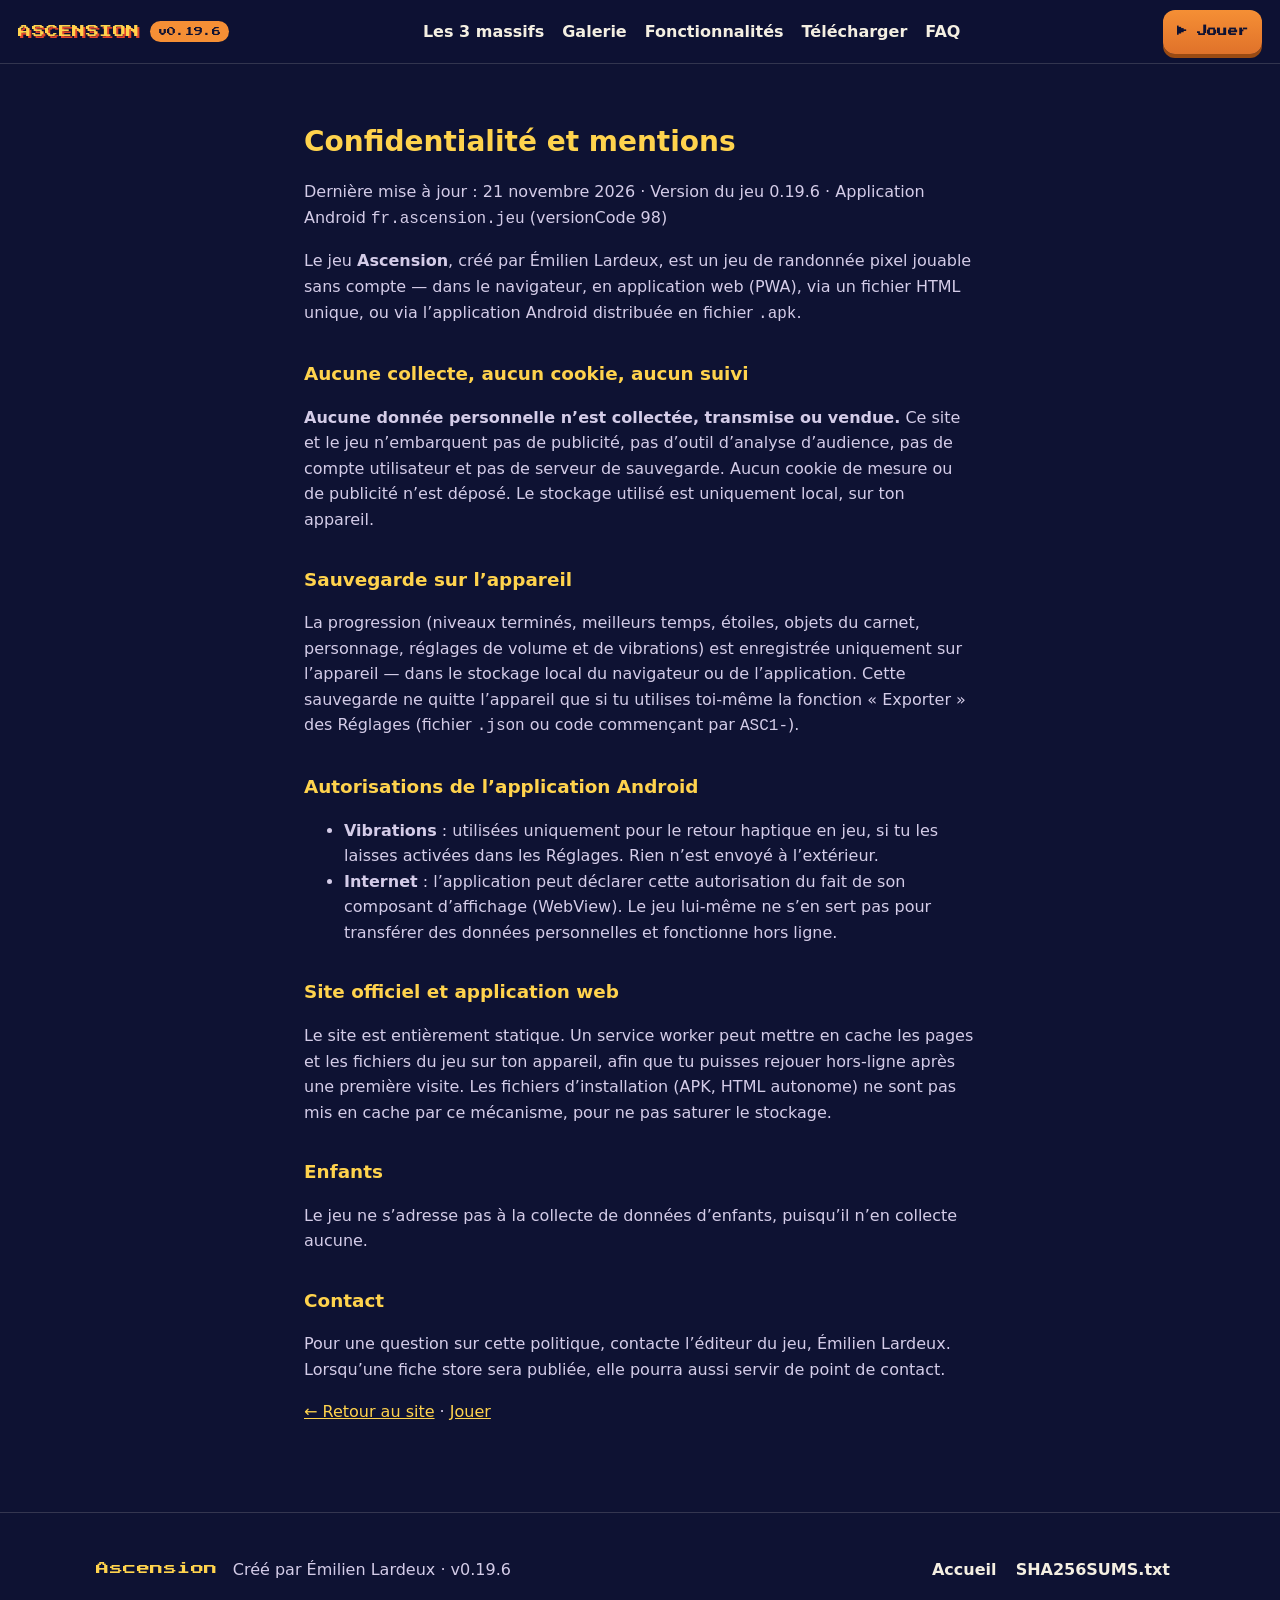
<file: privacy.html>
<!DOCTYPE html>
<html lang="fr">
<head>
  <meta charset="utf-8">
  <meta name="viewport" content="width=device-width, initial-scale=1">
  <title>Confidentialité et mentions</title>
  <meta name="description" content="Ascension ne dépose aucun cookie, n’effectue aucun suivi et n’en collecte aucune donnée personnelle. La sauvegarde reste sur l’appareil.">
  <meta name="theme-color" content="#0e1233">
  <link rel="icon" href="./img/icon-192.png">
  <link rel="apple-touch-icon" href="./img/apple-touch-icon.png">
  <link rel="manifest" href="./manifest.webmanifest">
  <link rel="stylesheet" href="./css/site.css">
</head>
<body>
  <a class="skip" href="#contenu">Aller au contenu</a>
  <header class="nav">
    <a class="brand" href="./index.html">
      <span class="brand-logo">ASCENSION</span>
      <span class="ver-pill">v0.19.6</span>
    </a>
    <nav>
      <ul class="nav-links">
        <li><a href="./index.html#massifs">Les 3 massifs</a></li>
        <li><a href="./index.html#galerie">Galerie</a></li>
        <li><a href="./index.html#fonctionnalites">Fonctionnalités</a></li>
        <li><a href="./index.html#telecharger">Télécharger</a></li>
        <li><a href="./index.html#faq">FAQ</a></li>
      </ul>
    </nav>
    <a class="btn btn-primary btn-sm nav-cta" href="./play/">▶ Jouer</a>
    <button class="nav-toggle" type="button" aria-expanded="false" aria-label="Ouvrir le menu"><span></span></button>
  </header>

  <main class="wrap prose" id="contenu">
    <h1>Confidentialité et mentions</h1>
    <p class="meta">Dernière mise à jour : 21 novembre 2026 · Version du jeu 0.19.6 · Application Android <code>fr.ascension.jeu</code> (versionCode 98)</p>

    <p>Le jeu <strong>Ascension</strong>, créé par Émilien Lardeux, est un jeu de randonnée pixel jouable sans compte — dans le navigateur, en application web (PWA), via un fichier HTML unique, ou via l’application Android distribuée en fichier <code>.apk</code>.</p>

    <h2>Aucune collecte, aucun cookie, aucun suivi</h2>
    <p><strong>Aucune donnée personnelle n’est collectée, transmise ou vendue.</strong> Ce site et le jeu n’embarquent pas de publicité, pas d’outil d’analyse d’audience, pas de compte utilisateur et pas de serveur de sauvegarde. Aucun cookie de mesure ou de publicité n’est déposé. Le stockage utilisé est uniquement local, sur ton appareil.</p>

    <h2>Sauvegarde sur l’appareil</h2>
    <p>La progression (niveaux terminés, meilleurs temps, étoiles, objets du carnet, personnage, réglages de volume et de vibrations) est enregistrée uniquement sur l’appareil — dans le stockage local du navigateur ou de l’application. Cette sauvegarde ne quitte l’appareil que si tu utilises toi-même la fonction « Exporter » des Réglages (fichier <code>.json</code> ou code commençant par <code>ASC1-</code>).</p>

    <h2>Autorisations de l’application Android</h2>
    <ul>
      <li><strong>Vibrations</strong> : utilisées uniquement pour le retour haptique en jeu, si tu les laisses activées dans les Réglages. Rien n’est envoyé à l’extérieur.</li>
      <li><strong>Internet</strong> : l’application peut déclarer cette autorisation du fait de son composant d’affichage (WebView). Le jeu lui-même ne s’en sert pas pour transférer des données personnelles et fonctionne hors ligne.</li>
    </ul>

    <h2>Site officiel et application web</h2>
    <p>Le site est entièrement statique. Un service worker peut mettre en cache les pages et les fichiers du jeu sur ton appareil, afin que tu puisses rejouer hors-ligne après une première visite. Les fichiers d’installation (APK, HTML autonome) ne sont pas mis en cache par ce mécanisme, pour ne pas saturer le stockage.</p>

    <h2>Enfants</h2>
    <p>Le jeu ne s’adresse pas à la collecte de données d’enfants, puisqu’il n’en collecte aucune.</p>

    <h2>Contact</h2>
    <p>Pour une question sur cette politique, contacte l’éditeur du jeu, Émilien Lardeux. Lorsqu’une fiche store sera publiée, elle pourra aussi servir de point de contact.</p>

    <p><a href="./index.html">← Retour au site</a> · <a href="./play/">Jouer</a></p>
  </main>

  <footer class="footer">
    <div class="wrap">
      <p class="legal"><span class="legal-name">Ascension</span> <span class="legal-meta">Créé par Émilien Lardeux · v0.19.6</span></p>
      <p><a href="./index.html">Accueil</a> <a href="./downloads/SHA256SUMS.txt">SHA256SUMS.txt</a></p>
    </div>
  </footer>
  <script src="./js/site.js"></script>
</body>
</html>
</file>
<file: css/site.css>
/* Site officiel Ascension, v0.19.6
   Palette et typo alignées sur le jeu. Chemins relatifs. 0 dépendance externe. */

@font-face{
  font-family:"Press Start 2P";
  src:url("../fonts/PressStart2P-Regular.ttf") format("truetype");
  font-weight:400;
  font-style:normal;
  font-display:swap;
}

:root{
  --night:#0e1233;
  --violet:#2a1a5e;
  --paper:#f4efe2;
  --paper2:#fffaf0;
  --gold:#ffd34d;
  --orange:#f58f35;
  --orange-dk:#e0722a;
  --red:#e0452b;
  --green:#1f5828;          /* AA/AAA sur papier ; plus sombre que #3a7d44 */
  --green-soft:#3a7d44;     /* décoratif uniquement, pas de texte */
  --ink:#0e1233;
  --muted:#d4cce8;          /* 11.8:1 sur nuit */
  --muted-paper:#4a3a60;    /* 8.86:1 sur papier */
  --line:rgba(244,239,226,.16);
  --px:"Press Start 2P", ui-monospace, monospace;
  --body:system-ui,-apple-system,"Segoe UI",Roboto,sans-serif;
  --radius:16px;
  --nav-h:64px;
  --shadow:0 18px 40px rgba(8,10,28,.35);
  --max:1120px;
}

*,*::before,*::after{box-sizing:border-box}
html{scroll-behavior:smooth;scroll-padding-top:var(--nav-h)}
@media (prefers-reduced-motion:reduce){
  html{scroll-behavior:auto}
  *,*::before,*::after{
    animation-duration:.01ms !important;
    animation-iteration-count:1 !important;
    transition-duration:.01ms !important;
    scroll-behavior:auto !important;
  }
  .hero-sky .ridge, .stars{transform:none !important}
}
html{font-size:16px}
html,body{margin:0;padding:0;background:var(--night);color:var(--paper);font-family:var(--body);font-size:16px;line-height:1.6}
img,svg,video{max-width:100%;height:auto;display:block}
button,input,a{font:inherit}
a{color:var(--gold)}
a:hover{color:#ffe9a0}
:focus-visible{outline:3px solid var(--gold);outline-offset:3px}
.skip{position:absolute;left:12px;top:-200px;background:var(--gold);color:var(--ink);padding:.6rem 1rem;z-index:200;border-radius:8px;font-weight:700;text-decoration:none}
.skip:focus{top:12px}

/* ----- Nav ----- */
.nav{position:sticky;top:0;z-index:80;height:var(--nav-h);display:flex;align-items:center;justify-content:space-between;gap:12px;padding:0 18px;background:rgba(14,18,51,.92);backdrop-filter:blur(10px);border-bottom:1px solid var(--line)}
.brand{display:flex;align-items:center;gap:10px;text-decoration:none;color:var(--gold);flex:0 0 auto}
.brand-logo{font-family:var(--px);font-size:13px;letter-spacing:.04em;line-height:1;text-shadow:2px 2px 0 var(--red)}
.ver-pill{font-family:var(--px);font-size:9px;line-height:1.3;padding:5px 8px 4px;border-radius:999px;background:var(--orange);color:var(--ink)}
.nav-links{display:flex;align-items:center;gap:4px 18px;list-style:none;margin:0;padding:0}
.nav-links a{color:var(--paper);text-decoration:none;font-weight:600;font-size:16px;padding:6px 0}
.nav-links a:hover{color:var(--gold)}
.nav-cta{flex:0 0 auto;margin-left:8px;font-family:var(--body);font-size:16px;font-weight:700;letter-spacing:0;padding:8px 14px}
.nav-toggle{display:none;background:transparent;border:1px solid var(--line);color:var(--paper);width:44px;height:44px;border-radius:10px;cursor:pointer;padding:0}
.nav-toggle span,.nav-toggle span::before,.nav-toggle span::after{display:block;width:18px;height:2px;background:var(--paper);margin:0 auto;position:relative;border-radius:1px}
.nav-toggle span::before,.nav-toggle span::after{content:"";position:absolute;left:0}
.nav-toggle span::before{top:-6px}
.nav-toggle span::after{top:6px}
.btn{display:inline-flex;align-items:center;justify-content:center;gap:.5rem;min-height:48px;padding:12px 18px;border-radius:12px;border:0;text-decoration:none;cursor:pointer;font-family:var(--px);font-size:11px;line-height:1.35;letter-spacing:.02em;text-align:center}
.btn-primary{background:linear-gradient(#f58f35,#e0722a);color:var(--ink);box-shadow:0 4px 0 #9a4a12}
.btn-primary:hover{filter:brightness(1.05);color:var(--ink)}
.btn-secondary{background:transparent;color:var(--paper);border:2px solid var(--gold)}
.btn-secondary:hover{background:rgba(255,211,77,.12);color:var(--gold)}
.btn-ghost{background:transparent;color:var(--paper);border:1px solid var(--line);font-family:var(--body);font-size:.95rem;font-weight:700;min-height:44px}
.btn-ghost:hover{border-color:var(--gold);color:var(--gold)}
.btn-sm{min-height:44px;padding:10px 14px;font-size:10px}
.btn[disabled]{opacity:.6;cursor:not-allowed}

@media (max-width:860px){
  .nav-toggle{display:inline-flex;align-items:center;justify-content:center;order:3}
  .nav-cta{order:2}
  .brand{order:1;margin-right:auto}
  .nav-links{display:none;position:absolute;top:var(--nav-h);left:0;right:0;flex-direction:column;align-items:stretch;background:rgba(14,18,51,.98);padding:12px 16px 20px;border-bottom:1px solid var(--line);gap:0}
  .nav.is-open .nav-links{display:flex}
  .nav-links a{padding:12px 8px;border-bottom:1px solid var(--line)}
}

/* ----- Layout ----- */
.wrap{width:100%;max-width:var(--max);margin:0 auto;padding:0 16px;box-sizing:border-box;min-width:0;overflow-wrap:break-word}
.section{padding:72px 0}
.section-kicker{font-family:var(--px);font-size:10px;color:var(--gold);letter-spacing:.08em;margin:0 0 10px;text-transform:uppercase}
.section h2{font-family:var(--px);font-size:clamp(16px,2.2vw,22px);line-height:1.45;color:var(--gold);margin:0 0 8px;text-shadow:2px 2px 0 var(--red)}
.lead{max-width:46rem;color:var(--muted);margin:0 0 28px;font-size:1.05rem}
.paper{background:var(--paper);color:var(--ink)}
.paper .section-kicker{color:var(--orange-dk)}
.paper h2{color:var(--violet);text-shadow:none}
.paper .lead{color:var(--muted-paper)}
.paper a{color:#6a3a00}

/* ----- Hero ----- */
.hero{position:relative;overflow:hidden;padding:36px 0 48px;min-height:0;display:flex;align-items:center}
.hero-sky{position:absolute;inset:0;z-index:0;pointer-events:none;background:linear-gradient(180deg,#0e1233 0%,#171b48 42%,#2a1a5e 78%,#3a2460 100%)}
.stars{position:absolute;inset:0;background-image:
  radial-gradient(1px 1px at 8% 12%, #fff 60%, transparent 61%),
  radial-gradient(1.5px 1.5px at 22% 28%, #ffe9a0 60%, transparent 61%),
  radial-gradient(1px 1px at 36% 8%, #fff 60%, transparent 61%),
  radial-gradient(1px 1px at 54% 22%, #fff 60%, transparent 61%),
  radial-gradient(1.5px 1.5px at 71% 14%, #ffe9a0 60%, transparent 61%),
  radial-gradient(1px 1px at 88% 30%, #fff 60%, transparent 61%),
  radial-gradient(1px 1px at 12% 48%, #fff 60%, transparent 61%),
  radial-gradient(1px 1px at 62% 44%, #fff 60%, transparent 61%),
  radial-gradient(1.2px 1.2px at 93% 8%, #fff 60%, transparent 61%);
  opacity:.85}
.ridge{position:absolute;left:-2%;width:104%;height:auto;bottom:0}
.ridge-far{bottom:90px;color:#1a1748;opacity:.9}
.ridge-mid{bottom:40px;color:#241850}
.ridge-near{bottom:0;color:#120c2c}
.hero .wrap{position:relative;z-index:1;display:grid;grid-template-columns:1.05fr .95fr;gap:40px;align-items:center}
.badge-row{display:flex;flex-wrap:wrap;gap:8px;margin:0 0 16px}
.badge{display:inline-block;padding:6px 10px;border-radius:999px;border:1px solid var(--line);background:rgba(14,18,51,.45);font-size:.82rem;font-weight:600;color:var(--paper)}
.hero h1{font-family:var(--px);font-size:clamp(28px,7vw,52px);line-height:1.25;color:var(--paper);margin:0 0 14px;text-shadow:3px 3px 0 var(--red);max-width:none;letter-spacing:.04em}
.hero-tagline{font-size:clamp(16px,2.2vw,1.25rem);font-weight:700;color:var(--gold);margin:0 0 12px;max-width:38rem;line-height:1.45}
.hero .sub{font-size:1.08rem;color:var(--muted);margin:0 0 24px;max-width:38rem}
.hero-actions{display:flex;flex-direction:column;align-items:flex-start;gap:12px;max-width:34rem}
.hero-actions .btn{width:100%}
.rec-badge{display:inline-block;margin-left:8px;padding:2px 8px;border-radius:999px;background:var(--green);color:var(--paper);font-family:var(--body);font-size:.72rem;font-weight:700;vertical-align:middle;letter-spacing:0}
.hero-tertiary{display:flex;flex-wrap:wrap;gap:8px 16px;align-items:center;font-size:.95rem}
.hero-tertiary a{color:var(--paper);font-weight:600}
.hero-visual{position:relative;min-height:320px}
.desk-frame{background:#1a1238;border:6px solid #3a2a62;border-radius:18px;box-shadow:var(--shadow);overflow:hidden}
.desk-frame img{width:100%;height:auto;aspect-ratio:1280/744;object-fit:cover;object-position:center 40%}
.phone-frame{position:absolute;right:-8px;bottom:-18px;width:min(42%,200px);background:#0a0c1c;border:8px solid #1a1230;border-radius:28px;box-shadow:var(--shadow),0 0 0 2px rgba(255,211,77,.25);overflow:hidden}
.phone-frame img{width:100%;aspect-ratio:390/844;object-fit:cover;object-position:center 30%}
.phone-notch{position:absolute;top:8px;left:50%;transform:translateX(-50%);width:38%;height:10px;background:#0a0c1c;border-radius:8px;z-index:2}

@media (max-width:900px){
  .hero{min-height:0;padding:28px 0 40px}
  .hero .wrap{grid-template-columns:1fr;gap:28px}
  .hero-visual{min-height:0;max-width:560px;margin:0 auto}
  .phone-frame{width:min(38%,170px);right:8px;bottom:-12px}
}
@media (max-width:420px){
  .hero h1{font-size:28px}
  .phone-frame{width:120px;right:0}
}

/* ----- Stats ribbon ----- */
.stats{background:linear-gradient(90deg,#1a1450,#2a1a5e 50%,#1a1450);border-block:1px solid var(--line);padding:28px 0}
.stats-grid{display:grid;grid-template-columns:repeat(6,1fr);gap:12px}
.stat{text-align:center;padding:14px 8px;border-radius:14px;background:rgba(14,18,51,.35);border:1px solid var(--line)}
.stat b{display:block;font-family:var(--px);font-size:clamp(13px,1.6vw,18px);line-height:1.4;color:var(--gold);padding:6px 2px 6px;white-space:nowrap}
.stat span{display:block;font-size:.85rem;color:var(--muted);font-weight:600}
@media (max-width:900px){ .stats-grid{grid-template-columns:repeat(3,1fr)} }
@media (max-width:420px){ .stats-grid{grid-template-columns:repeat(2,1fr)} .stat b{font-size:16px} }

/* ----- Massifs ----- */
.tabs{display:flex;flex-wrap:wrap;gap:8px;margin:0 0 22px}
.tab{appearance:none;border:2px solid transparent;background:rgba(14,18,51,.06);color:var(--ink);font-family:var(--px);font-size:9px;line-height:1.4;padding:10px 12px;border-radius:10px;cursor:pointer;min-height:44px}
.paper .tab[aria-selected="true"]{background:var(--violet);color:var(--gold);border-color:var(--violet)}
.tab:hover{border-color:var(--violet)}
.tab-panel[hidden]{display:none}
.massif,.massif-shots,.massif-copy,.table-wrap,.shot{min-width:0;max-width:100%}
.massif{display:grid;grid-template-columns:1.1fr .9fr;gap:24px;align-items:start}
.massif-shots{display:grid;gap:12px}
.shot{border-radius:14px;overflow:hidden;box-shadow:0 10px 28px rgba(14,18,51,.15);background:#120c24;border:1px solid rgba(14,18,51,.12)}
.shot img{width:100%;aspect-ratio:16/10;object-fit:cover;object-position:center}
.shot.pc img{aspect-ratio:900/662;object-fit:contain;background:var(--paper2)}
.shot figcaption{font-size:.85rem;color:var(--muted-paper);padding:8px 10px 10px;background:var(--paper2)}
.massif-copy h3{font-family:var(--px);font-size:13px;line-height:1.45;margin:0 0 10px;color:var(--violet)}
.massif-copy p{margin:0 0 12px;color:var(--ink)}
.summits{width:100%;border-collapse:collapse;font-size:.92rem}
.summits th,.summits td{text-align:left;padding:8px 8px;border-bottom:1px solid rgba(14,18,51,.1);vertical-align:top}
.summits th{font-size:.75rem;text-transform:uppercase;letter-spacing:.04em;color:var(--muted-paper)}
.summits td.num{font-family:var(--px);font-size:9px;color:var(--violet);width:2.4em;padding-top:11px}
.summits .name{font-weight:700;color:var(--ink)}
.summits .route{display:block;font-weight:500;color:var(--muted-paper);font-size:.85em}
.summits .numv{white-space:nowrap}
.table-wrap{overflow-x:auto;margin-top:8px;border-radius:12px;background:var(--paper2);border:1px solid rgba(14,18,51,.08)}
@media (max-width:800px){
  .massif{grid-template-columns:1fr}
  .tab{font-size:8px;padding:10px 8px}
}

/* ----- Gallery ----- */
.gallery{display:grid;grid-template-columns:repeat(4,1fr);gap:10px}
.gallery button{appearance:none;border:0;padding:0;background:transparent;cursor:pointer;border-radius:12px;overflow:hidden;position:relative;box-shadow:var(--shadow)}
.gallery button img{width:100%;aspect-ratio:16/10;object-fit:cover}
.gallery button:hover img,.gallery button:focus-visible img{transform:scale(1.03);transition:transform .35s ease}
.gallery button figcaption,.gallery-cap{position:absolute;left:0;right:0;bottom:0;padding:18px 10px 8px;background:linear-gradient(transparent,rgba(14,18,51,.85));color:var(--paper);font-size:.8rem;font-weight:600;text-align:left}
@media (max-width:900px){ .gallery{grid-template-columns:repeat(2,1fr)} }
@media (max-width:420px){ .gallery{grid-template-columns:1fr 1fr;gap:8px} }

/* lightbox */
.lb{position:fixed;inset:0;z-index:120;background:rgba(8,10,28,.92);display:flex;flex-direction:column;align-items:center;justify-content:center;padding:16px}
.lb[hidden]{display:none}
.lb img{max-width:min(1200px,100%);max-height:calc(100svh - 120px);width:auto;height:auto;border-radius:12px;box-shadow:var(--shadow)}
.lb-cap{color:var(--paper);margin:10px 0 0;font-weight:600}
.lb-close,.lb-prev,.lb-next{position:absolute;background:rgba(14,18,51,.8);color:var(--paper);border:1px solid var(--line);width:48px;height:48px;border-radius:50%;cursor:pointer;font-size:1.4rem}
.lb-close{top:16px;right:16px}
.lb-prev{left:12px;top:50%;transform:translateY(-50%)}
.lb-next{right:12px;top:50%;transform:translateY(-50%)}

/* ----- Characters ----- */
.chars{display:grid;grid-template-columns:repeat(6,1fr);gap:12px;margin-top:28px}
.char{background:rgba(14,18,51,.35);border:1px solid var(--line);border-radius:16px;padding:10px 8px 14px;text-align:center}
.char img{width:100%;max-width:180px;margin:0 auto;border-radius:12px;background:#1a1450}
.char h3{font-size:.95rem;margin:10px 0 4px;color:var(--paper)}
.char p{margin:0;font-size:.8rem;color:var(--muted)}
.char .tag{display:inline-block;margin-top:8px;padding:3px 8px;border-radius:999px;font-size:.72rem;font-weight:700}
.tag-free{background:var(--green);color:var(--paper)}
.tag-lock{background:rgba(255,211,77,.15);color:var(--gold);border:1px solid rgba(255,211,77,.35)}
@media (max-width:900px){ .chars{grid-template-columns:repeat(3,1fr)} }
@media (max-width:520px){ .chars{grid-template-columns:repeat(2,1fr)} }

/* ----- Features ----- */
.features{display:grid;grid-template-columns:repeat(3,1fr);gap:16px}
.feat{background:rgba(14,18,51,.28);border:1px solid var(--line);border-radius:16px;padding:20px 18px;min-height:100%}
.feat h3{font-family:var(--px);font-size:11px;line-height:1.45;color:var(--gold);margin:0 0 10px}
.feat p{margin:0;color:var(--muted);font-size:.98rem}
@media (max-width:900px){ .features{grid-template-columns:1fr 1fr} }
@media (max-width:560px){ .features{grid-template-columns:1fr} }

/* ----- Download cards & CTAs ----- */
.btn-cta{
  font-family:var(--body);
  font-size:17px;
  font-weight:700;
  line-height:1.3;
  letter-spacing:0;
  min-height:52px;
  padding:14px 20px;
  white-space:normal;
  width:100%;
  max-width:100%;
}
.hero-actions{max-width:28rem}
.file-facts{list-style:none;margin:0;padding:0;display:flex;flex-direction:column;gap:6px;font-size:16px;color:var(--ink)}
.file-facts li{display:grid;grid-template-columns:5.5rem 1fr;column-gap:12px;align-items:baseline;white-space:nowrap}
.file-facts li span{font-weight:700;color:var(--violet)}
.sha-meta{margin:0 0 8px;font-size:14px;color:var(--muted-paper)}
.file-facts-inline{display:flex;flex-direction:row;flex-wrap:wrap;gap:6px 14px;margin:0 0 4px;font-size:16px;color:var(--muted);font-weight:600}
.hero .file-facts,.hero .file-facts-inline{color:var(--muted)}
.hero .file-facts li span{color:var(--gold)}
.file-facts-inline span{white-space:nowrap}
.file-name{font-size:16px;color:var(--muted-paper);overflow-wrap:anywhere}
.file-name code{font-family:ui-monospace,Menlo,Consolas,monospace;font-size:15px;overflow-wrap:anywhere;word-break:break-word;background:rgba(14,18,51,.06);padding:2px 6px;border-radius:6px;color:var(--ink)}
.hero .file-name code{background:rgba(244,239,226,.12);color:var(--paper)}
.dl-grid{display:grid;grid-template-columns:repeat(3,1fr);gap:20px;align-items:stretch}
.dl-card{background:var(--paper2);border-radius:18px;padding:24px 22px;border:1px solid rgba(14,18,51,.1);box-shadow:0 10px 28px rgba(14,18,51,.08);display:flex;flex-direction:column;gap:14px;min-width:0}
.dl-card h3{font-family:var(--body);font-size:1.25rem;line-height:1.35;margin:0;color:var(--violet);font-weight:800}
.dl-card p{margin:0;color:var(--ink);font-size:16px}
.dl-card .btn-cta{width:100%}
.install-box{background:#fff3d6;border:1px solid #e8c56a;border-left:4px solid var(--orange-dk);padding:14px 16px;border-radius:0 12px 12px 0;color:var(--ink)}
.install-box-title{font-weight:800;margin:0 0 8px;font-size:16px;color:var(--ink)}
.install-box ol{margin:0;padding:0 0 0 1.2rem;font-size:16px;color:var(--ink)}
.install-box li{margin:0 0 8px}
.install-box li:last-child{margin-bottom:0}
.sha-details{background:var(--paper);border:1px solid rgba(14,18,51,.12);border-radius:12px;padding:4px 14px}
.sha-details summary{cursor:pointer;font-weight:700;padding:12px 0;color:var(--violet);font-size:16px;list-style-position:outside}
.sha{font-family:ui-monospace,Menlo,Consolas,monospace;font-size:14px;line-height:1.5;word-break:break-all;background:#efe8d4;padding:10px 12px;border-radius:8px;color:var(--ink)}
.sha-actions{display:flex;flex-wrap:wrap;gap:10px 16px;align-items:center;margin:10px 0 12px}
.sha-actions .btn{min-height:44px;font-family:var(--body);font-size:16px;font-weight:700;letter-spacing:0}
.guide{margin-top:4px;background:var(--paper);border-radius:12px;padding:4px 12px;border:1px solid rgba(14,18,51,.1)}
.guide summary{cursor:pointer;font-weight:700;padding:12px 0;color:var(--violet);font-size:16px}
.guide ol{margin:0 0 12px 1.2rem;padding:0;color:var(--ink);font-size:16px}
.android-note{background:#fff3d6;border-left:4px solid var(--orange-dk);padding:10px 12px;border-radius:0 10px 10px 0;color:var(--ink);font-size:16px}
@media (max-width:900px){ .dl-grid{grid-template-columns:1fr} }
@media (max-width:320px){
  .hero h1{font-size:24px}
  .btn-cta{font-size:16px;padding:12px 14px}
  .file-facts-inline span{white-space:normal}
}

/* ----- FAQ / notes ----- */
.faq{display:grid;gap:8px;max-width:48rem}
.faq details{background:rgba(14,18,51,.28);border:1px solid var(--line);border-radius:12px;padding:4px 16px}
.faq summary{cursor:pointer;font-weight:700;padding:12px 0;color:var(--gold)}
.faq details p{margin:0 16px 14px 0;color:var(--muted)}
.notes{margin-top:36px;background:rgba(14,18,51,.28);border-radius:16px;padding:20px 22px;border:1px solid var(--line);max-width:48rem}
.notes h3{font-family:var(--px);font-size:12px;line-height:1.45;color:var(--gold);margin:0 0 10px}
.notes ul{margin:0;padding:0 0 0 1.15rem;color:var(--muted)}
.notes li{margin:0 0 6px}

/* ----- Footer ----- */
.footer{border-top:1px solid var(--line);padding:28px 0 40px;color:var(--muted);font-size:16px}
.footer .legal-name{font-family:var(--px);font-size:13px;color:var(--gold);letter-spacing:.04em;margin-right:10px}
.footer .legal-meta{font-weight:500}
.footer .wrap{display:flex;flex-wrap:wrap;gap:12px 24px;justify-content:space-between;align-items:center}
.footer a{color:var(--paper);font-weight:600;text-decoration:none;margin-right:14px}
.footer a:hover{color:var(--gold)}
.footer .legal{margin:0}

/* ----- Privacy page ----- */
.prose{max-width:42rem;margin:0 auto;padding:40px 0 72px}
.prose h1{font-family:var(--body);font-size:clamp(22px,4vw,1.75rem);line-height:1.35;color:var(--gold);text-shadow:none;font-weight:800;overflow-wrap:anywhere}
.prose .meta{color:var(--muted)}
.prose h2{font-size:1.15rem;color:var(--gold);margin-top:2rem}
.prose p,.prose li{color:var(--muted)}

/* Boutons sur fond papier : contrastes AA (texte foncé, pas or sur crème) */
.paper .btn-secondary{background:transparent;color:var(--violet);border:2px solid var(--violet)}
.paper .btn-secondary:hover{background:var(--violet);color:var(--gold)}
.paper .btn-ghost{background:transparent;color:var(--violet);border:1px solid rgba(42,26,94,.35)}
.paper .btn-ghost:hover{border-color:var(--violet);color:var(--violet);background:rgba(42,26,94,.06)}
.rec-line{margin:0;font-size:.85rem;font-weight:700;color:var(--gold)}
.rec-line .rec-badge{margin-left:0}
.ico{font-family:var(--body);font-size:1.05em;line-height:1}

/* Nav compacte sur petit écran */
@media (max-width:860px){
  .nav{padding:0 10px;gap:8px;overflow:visible}
  .brand{min-width:0;flex:1 1 auto}
  .brand-logo{font-size:11px}
  .ver-pill{font-size:8px;padding:4px 6px 3px}
  .nav-cta{margin-left:0;min-height:44px;padding:8px 10px;font-size:16px;flex:0 0 auto}
  .nav-toggle{flex:0 0 44px}
  .hero-actions{width:100%;min-width:0}
  .hero-actions .btn{width:100%;white-space:normal}
  .badge{max-width:100%;white-space:normal}
  .hero .sub{overflow-wrap:anywhere}
}
@media (max-width:420px){
  .ver-pill{display:none}
  .nav{padding:0 8px;gap:6px}
  .brand-logo{font-size:10px}
}

@media (max-width:600px){
  .summits thead{display:none}
  .summits, .summits tbody, .summits tr, .summits td{display:block;width:auto;max-width:100%}
  .summits tr{padding:12px 12px 10px;border-bottom:1px solid rgba(14,18,51,.1)}
  .summits td{border:0;padding:0 0 2px;white-space:normal}
  .summits td.num{padding-top:0;width:auto;font-size:8px;margin-bottom:4px}
  .summits td.numv{display:inline;margin-right:1rem;white-space:nowrap}
  .summits td.numv:nth-of-type(3)::before{content:"Alt. ";font-weight:600;color:var(--muted-paper);font-size:.8em}
  .summits td.numv:nth-of-type(4)::before{content:"D+ ";font-weight:600;color:var(--muted-paper);font-size:.8em}
}
</file>
<file: play/css/style.css>
@font-face { font-family: "Press Start 2P"; src: url("../assets/fonts/PressStart2P-Regular.ttf") format("truetype"); font-display: swap; }
:root {
  --ink: #1a1420; --paper: #f4efe2; --gold: #ffd34d; --red: #e0452b; --violet: #2a1a5e; --navy: #0e1233;
  --green: #3a7d44; --btn: #f58f35; --btn-dk: #a8402a; --sat: env(safe-area-inset-top, 0px); --sab: env(safe-area-inset-bottom, 0px);
  --sal: env(safe-area-inset-left, 0px); --sar: env(safe-area-inset-right, 0px);
  --px: "Press Start 2P", ui-monospace, Menlo, Consolas, monospace;
  --body: system-ui, -apple-system, "Segoe UI", Roboto, "Helvetica Neue", Arial, sans-serif;
}
* { box-sizing: border-box; -webkit-tap-highlight-color: transparent; }
html, body { margin: 0; height: 100%; background: var(--navy); color: var(--paper); overflow: hidden; overscroll-behavior: none; font-family: var(--body); touch-action: none; -webkit-user-select: none; user-select: none; }
#view { position: fixed; inset: 0; width: 100%; height: 100%; display: block; image-rendering: pixelated; touch-action: none; }
.hidden { display: none !important; }
.screen { position: fixed; inset: 0; pointer-events: none; z-index: 5; }
.screen > * { pointer-events: auto; }
.center { display: flex; flex-direction: column; align-items: center; justify-content: center; background: var(--navy); pointer-events: auto; }
.logo { font-family: var(--px); font-size: 22px; color: var(--gold); text-shadow: 3px 3px 0 var(--red); letter-spacing: 1px; }
.sub { font-family: var(--px); font-size: 10px; margin-top: 18px; color: var(--paper); }

/* barre du haut (carte) */
.topbar { position: absolute; left: 0; right: 0; top: 0; display: flex; align-items: center; gap: 8px; padding: calc(var(--sat) + 10px) calc(var(--sar) + 12px) 10px calc(var(--sal) + 12px); pointer-events: none; }
.topbar > * { pointer-events: auto; }
.brand { display: flex; flex-direction: column; gap: 6px; }
.logo-s { font-family: var(--px); font-size: 15px; color: var(--gold); text-shadow: 2px 2px 0 var(--red); }
.sub-s { font-family: var(--px); font-size: 7px; color: var(--paper); text-shadow: 1px 1px 0 var(--ink); }
.spacer { flex: 1; }
.chip { font-family: var(--px); font-size: 9px; padding: 8px 10px; background: var(--ink); color: var(--paper); border: 2px solid var(--paper); box-shadow: 3px 3px 0 rgba(0,0,0,.4); }
.icon-btn { font-family: var(--px); font-size: 14px; width: 40px; height: 40px; background: var(--ink); color: var(--paper); border: 2px solid var(--paper); box-shadow: 3px 3px 0 rgba(0,0,0,.4); cursor: pointer; padding: 0; }
.icon-btn:active { transform: translate(2px,2px); box-shadow: 1px 1px 0 rgba(0,0,0,.4); }
.world-bar { position: absolute; left: 50%; top: calc(var(--sat) + 62px); transform: translateX(-50%); display: flex; align-items: center; gap: 8px; pointer-events: none; }
.world-bar > * { pointer-events: auto; }
@media (min-aspect-ratio: 1/1) { .world-bar { left: calc(var(--sal) + 12px); transform: none; top: calc(var(--sat) + 60px); } }
.world-bar .pix-btn.small { min-width: 40px; padding: 8px 10px; font-size: 9px; }
.world-bar .pix-btn.locked { opacity: .6; }
.world-name { display: flex; flex-direction: column; align-items: center; gap: 4px; min-width: 128px; padding: 6px 10px; background: var(--ink); color: var(--paper); border: 2px solid var(--paper); box-shadow: 3px 3px 0 rgba(0,0,0,.4); font-family: var(--px); text-align: center; }
.world-name b { font-size: 9px; color: var(--gold); font-weight: normal; }
.world-name span { font-size: 7px; }
.map-hint { position: absolute; left: 0; right: 0; bottom: calc(var(--sab) + 86px); text-align: center; font-family: var(--px); font-size: 8px; line-height: 1.6; color: var(--paper); text-shadow: 2px 2px 0 var(--ink); pointer-events: none; padding: 0 16px; }
.map-nav { position: absolute; left: 0; right: 0; bottom: calc(var(--sab) + 18px); display: flex; justify-content: center; gap: 12px; pointer-events: none; }
.map-nav > * { pointer-events: auto; }

/* boutons pixel */
.pix-btn { font-family: var(--px); font-size: 11px; color: var(--ink); background: var(--btn); border: 3px solid var(--ink); box-shadow: inset -3px -3px 0 var(--btn-dk), inset 3px 3px 0 rgba(255,255,255,.35), 3px 3px 0 rgba(0,0,0,.45); padding: 13px 18px; cursor: pointer; line-height: 1.3; min-height: 44px; }
.pix-btn.small { padding: 10px 12px; font-size: 10px; min-width: 52px; }
.pix-btn.alt { background: #cfd3de; box-shadow: inset -3px -3px 0 #8d929e, inset 3px 3px 0 rgba(255,255,255,.6), 3px 3px 0 rgba(0,0,0,.45); }
.pix-btn.danger { background: #e2384b; color: #fff; box-shadow: inset -3px -3px 0 #8e1d2c, inset 3px 3px 0 rgba(255,255,255,.3), 3px 3px 0 rgba(0,0,0,.45); }
.pix-btn:active, .pix-btn:focus-visible { transform: translate(2px,2px); outline: none; }
.pix-btn:focus-visible { outline: 3px solid var(--gold); outline-offset: 2px; }
.pix-btn[disabled] { opacity: .55; cursor: default; }

/* HUD niveau */
#hud { top: 0; }
.hud-row { position: absolute; left: 0; right: 0; display: flex; align-items: center; gap: 10px; padding: calc(var(--sat) + 10px) calc(var(--sar) + 12px) 0 calc(var(--sal) + 12px); pointer-events: none; }
.hud-row > * { pointer-events: auto; }
.hud-row.sub { top: calc(var(--sat) + 54px); padding-top: 0; gap: 8px; }
.hud-block { display: flex; align-items: center; }
.hud-block.grow { flex: 1; }
.hearts { display: flex; gap: 3px; } .hearts canvas { width: 14px; height: 14px; image-rendering: pixelated; }
.water-wrap { display: flex; align-items: center; gap: 6px; width: 100%; max-width: 260px; }
#bottleIcon { width: 18px; height: 24px; image-rendering: pixelated; }
.water-bar { position: relative; flex: 1; height: 22px; background: var(--ink); border: 3px solid var(--paper); box-shadow: 3px 3px 0 rgba(0,0,0,.4); }
.water-fill { height: 100%; width: 100%; background: repeating-linear-gradient(90deg, #4aa3ea 0 6px, #7fc4f4 6px 8px); transition: width .08s linear; }
.water-bar.low { animation: blink .5s steps(2) infinite; } .water-bar.low .water-fill { background: repeating-linear-gradient(90deg, #e2384b 0 6px, #ff8a95 6px 8px); }
.water-lbl { position: absolute; inset: 0; display: flex; align-items: center; justify-content: center; font-family: var(--px); font-size: 10px; color: #fff; text-shadow: 1px 1px 0 var(--ink); letter-spacing: 0; white-space: nowrap; line-height: 1; overflow: hidden; pointer-events: none; }
@keyframes blink { 50% { border-color: var(--red); } }
#hud .alt, #altLbl, #altTop {
  font-family: var(--px); font-size: 7px; color: var(--paper);
  text-shadow: 1px 1px 0 var(--ink), 0 0 4px rgba(8,4,24,.9);
  min-width: 52px; padding: 3px 6px; line-height: 1.4;
  background: rgba(18, 10, 44, .78);
  border-radius: 8px; position: relative; z-index: 5;
  box-sizing: border-box; flex: 0 0 auto;
}
#hud .alt.r, #altTop { text-align: right; }
.prog { flex: 1; height: 6px; background: rgba(0,0,0,.55); border: 1px solid var(--paper); position: relative; } .prog-fill { height: 100%; width: 0; background: var(--gold); }
.hud-stack { position: absolute; left: 50%; transform: translateX(-50%); top: calc(var(--sat) + 90px); width: min(92vw, 520px); display: flex; flex-direction: column; align-items: center; gap: 8px; pointer-events: none; z-index: 6; }
body.trail-run .hud-stack { top: calc(var(--sat) + 128px); }
.hint { position: relative; left: auto; top: auto; transform: none; width: 100%; background: var(--paper); color: var(--ink); border: 3px solid var(--ink); box-shadow: 4px 4px 0 rgba(0,0,0,.45); padding: 12px 14px; font-family: var(--body); font-weight: 700; font-size: 15px; line-height: 1.35; text-align: center; pointer-events: auto; animation: hudpop .25s steps(4); }
.toast { position: relative; left: auto; top: auto; transform: none; background: var(--ink); color: var(--gold); border: 2px solid var(--gold); padding: 8px 12px; font-family: var(--px); font-size: 8px; line-height: 1.5; text-align: center; max-width: 100%; pointer-events: none; animation: hudpop .2s steps(3); }
@keyframes hudpop { from { transform: scale(.85); opacity: 0; } to { transform: scale(1); opacity: 1; } }
@keyframes pop { from { transform: translateX(-50%) scale(.85); opacity: 0; } to { transform: translateX(-50%) scale(1); opacity: 1; } }

/* contrôles tactiles */
.touch { position: absolute; left: 0; right: 0; bottom: 0; display: flex; justify-content: space-between; align-items: flex-end; padding: 0 calc(var(--sar) + 18px) calc(var(--sab) + 22px) calc(var(--sal) + 18px); pointer-events: none; }
.touch > * { pointer-events: auto; }
.dpad { display: flex; gap: 14px; }
.tbtn { width: 76px; height: 76px; font-family: var(--px); font-size: 24px; color: var(--paper); background: rgba(26,20,32,.62); border: 3px solid rgba(244,239,226,.85); box-shadow: 3px 3px 0 rgba(0,0,0,.4); touch-action: none; padding: 0; }
.tbtn.jump { width: 92px; height: 92px; border-radius: 50%; background: rgba(245,143,53,.62); color: var(--ink); font-size: 28px; }
.tbtn.on { background: rgba(255,211,77,.8); color: var(--ink); transform: translate(2px,2px); }

/* fenêtres modales */
.modal { position: fixed; inset: 0; z-index: 20; display: flex; align-items: flex-end; justify-content: center; background: rgba(8,6,24,.62); padding: 0; pointer-events: auto; touch-action: auto; }
.sheet { width: min(100vw, 560px); max-height: 92vh; max-height: 92dvh; display: flex; flex-direction: column; background: var(--paper); color: var(--ink); border: 4px solid var(--ink); border-bottom: 0; box-shadow: 0 -6px 0 var(--violet), 0 0 0 4px var(--paper) ; padding-bottom: var(--sab); animation: up .22s steps(5); }
.sheet.small { max-width: 420px; }
.sheet.win { background: #fff8e6; }
@keyframes up { from { transform: translateY(40px); opacity: 0; } to { transform: none; opacity: 1; } }
.sheet-scroll { overflow-y: auto; -webkit-overflow-scrolling: touch; padding: 16px 18px 8px; touch-action: pan-y; user-select: text; -webkit-user-select: text; }
.sheet-scroll.center { text-align: center; }
.sheet-actions { display: flex; gap: 10px; padding: 12px 18px 16px; border-top: 3px dashed #cdbf9f; justify-content: center; flex-wrap: wrap; }
#victory .sheet-actions { gap: 8px; }
#victory .sheet-actions .pix-btn,
#victory .sheet-actions .pix-btn.alt {
  flex: 1 1 128px; min-width: 0;
  font-size: 11px; line-height: 1.25; min-height: 44px;
}
.sheet-actions.col { flex-direction: column; align-items: stretch; }
.sheet h1, .sheet h2 { font-family: var(--px); font-size: 15px; line-height: 1.4; margin: 0 0 6px; color: var(--violet); }
.sheet h3 { font-family: var(--px); font-size: 10px; margin: 14px 0 6px; color: var(--btn-dk); }
.sheet p { margin: 0 0 9px; font-size: 14.5px; line-height: 1.45; }
.muted { color: #5b5260; } .tiny { font-size: 11.5px !important; }
.massif { font-size: 12.5px; color: #5b5260; margin-bottom: 10px; }
.facts { display: grid; grid-template-columns: 1fr; gap: 6px; margin: 8px 0 4px; }
.fact { border: 2px solid var(--ink); background: #fffdf5; padding: 7px 10px; display: flex; justify-content: space-between; gap: 10px; align-items: baseline; font-size: 13.5px; }
.fact b { font-family: var(--px); font-size: 8px; color: var(--violet); font-weight: normal; flex: 0 0 auto; }
.fact span { text-align: right; line-height: 1.35; }
.tag { display: inline-block; font-family: var(--px); font-size: 7px; background: var(--red); color: #fff; padding: 3px 5px; margin-left: 6px; vertical-align: middle; }
.note { font-size: 12px; color: #5b5260; display: block; margin-top: 2px; }
.stars { color: var(--btn-dk); letter-spacing: 2px; }
.alert { background: #ffe2dc; border: 3px solid var(--red); padding: 9px 11px; font-size: 13px; line-height: 1.4; margin: 10px 0; }
.sources { font-size: 11.5px; line-height: 1.4; padding-left: 16px; margin: 0 0 8px; } .sources a { color: #2a56a8; word-break: break-word; }
.lock-big { font-size: 42px; text-align: center; margin: 14px 0 6px; }
.stat-row { display: grid; grid-template-columns: repeat(3, minmax(0, 1fr)); gap: 8px; margin: 10px 0; } .stat { flex: 1 1 80px; border: 2px solid var(--ink); background: #fffdf5; padding: 8px; text-align: center; }
.stat b { display: block; font-family: var(--px); font-size: 11px; white-space: nowrap; color: var(--violet); margin-bottom: 5px; font-weight: normal; } .stat span { font-size: 11.5px; color: #5b5260; }
.unlock { border: 3px dashed var(--green); background: #e6f4df; padding: 9px; font-size: 13.5px; margin: 10px 0; text-align: center; }
.row { display: flex; align-items: center; justify-content: space-between; gap: 10px; margin: 12px 0; font-size: 14px; }

/* paysage / grands écrans : fiches centrées, contrôles discrets */
@media (min-width: 700px) {
  .modal { align-items: center; }
  .sheet { border: 4px solid var(--ink); box-shadow: 6px 6px 0 var(--violet); max-height: 88vh; max-height: 88dvh; }
  .tbtn { width: 88px; height: 88px; }
}
@media (max-height: 460px) and (orientation: landscape) {
  .modal { align-items: center; } .sheet { max-height: 96vh; border: 4px solid var(--ink); }
  .touch { padding-bottom: calc(var(--sab) + 8px); } .tbtn { width: 64px; height: 64px; } .tbtn.jump { width: 76px; height: 76px; }
  .hud-stack { top: calc(var(--sat) + 80px); }
  body.trail-run .hud-stack { top: calc(var(--sat) + 108px); }
  .hint { font-size: 13px; padding: 7px 10px; }
  .map-hint { bottom: calc(var(--sab) + 80px); }
}
@media (prefers-reduced-motion: reduce) { .sheet, .hint, .toast { animation: none; } }

/* ===================== v2 : rétro moderne (coins arrondis, verre, dégradés, police pixel conservée) ===================== */
#view { image-rendering: auto; }
:root { --glass: rgba(26,16,52,.58); --glass-br: rgba(255,255,255,.22); --shadow: 0 6px 18px rgba(10,4,30,.38); }
.center { background: radial-gradient(ellipse at 50% 40%, #3b2a7a 0%, #1a1240 70%); }
.sheet-scroll.center { background: none; }
.logo { text-shadow: 0 3px 0 #b8321c, 0 6px 18px rgba(255,160,60,.5); }
.chip, .icon-btn { background: var(--glass); backdrop-filter: blur(6px); -webkit-backdrop-filter: blur(6px); border: 1.5px solid var(--glass-br); border-radius: 14px; box-shadow: var(--shadow); }

.route-chip { font-size: 7px; padding: 4px 7px; color: #fff6e0; white-space: nowrap; letter-spacing: 0.15px; flex: 0 0 auto; max-width: none; overflow: visible; line-height: 1.3; position: relative; z-index: 4; }
@media (max-width: 500px) { .route-chip { font-size: 6px; padding: 3px 6px; } }
@media (orientation: landscape) and (max-height: 460px) {
  .route-chip { font-size: 6px; padding: 3px 6px; }
  .hud-row.sub { gap: 6px; }
}

/* F-PERF-01 : option « Moins d'effets » — plus de backdrop-filter, fond opaque contrasté */
body.low-fx .chip,
body.low-fx .icon-btn,
body.low-fx .toast,
body.low-fx .tbtn,
body.low-fx .modal,
body.low-fx .trail-chip {
  backdrop-filter: none;
  -webkit-backdrop-filter: none;
  background: rgba(18, 12, 42, 0.88);
}
body.low-fx .tbtn { background: rgba(18, 12, 42, 0.88); }
body.low-fx .modal { background: rgba(18, 12, 42, 0.88); }
.chip { padding: 9px 12px; } .icon-btn { border-radius: 14px; }
.icon-btn:active { transform: scale(.94); box-shadow: var(--shadow); }
.logo-s { text-shadow: 0 2px 0 #b8321c, 0 3px 12px rgba(10,4,30,.6); } .sub-s { text-shadow: 0 1px 6px rgba(10,4,30,.8); }
.map-hint { text-shadow: 0 1px 8px rgba(10,4,30,.9), 0 0 2px rgba(10,4,30,.9); left: 50%; right: auto; transform: translateX(-50%); width: max-content; max-width: 94%; padding: 6px 12px; background: rgba(12,6,30,.62); border-radius: 10px; }
.pix-btn { border: 0; border-radius: 16px; color: #2a1208; background: linear-gradient(180deg, #ffb255 0%, #f58f35 55%, #e0722a 100%); box-shadow: inset 0 2px 0 rgba(255,255,255,.55), inset 0 -3px 0 rgba(150,50,20,.45), 0 6px 14px rgba(40,10,10,.4); text-shadow: 0 1px 0 rgba(255,255,255,.35); transition: transform .08s; }
.pix-btn.alt { background: linear-gradient(180deg, #f4f1ec 0%, #d9d6de 100%); box-shadow: inset 0 2px 0 #fff, inset 0 -3px 0 rgba(90,90,120,.35), 0 6px 14px rgba(20,10,40,.35); }
.pix-btn.danger { background: linear-gradient(180deg, #ff6a7c 0%, #e2384b 100%); box-shadow: inset 0 2px 0 rgba(255,255,255,.4), inset 0 -3px 0 rgba(120,20,40,.5), 0 6px 14px rgba(40,10,10,.4); }
.pix-btn:active, .pix-btn:focus-visible { transform: translateY(2px) scale(.98); }
.hearts { gap: 0; } .hearts canvas { width: 24px; height: 22px; image-rendering: auto; filter: drop-shadow(0 2px 3px rgba(10,4,30,.5)); }
#bottleIcon { width: 18px; height: 24px; image-rendering: auto; filter: drop-shadow(0 2px 3px rgba(10,4,30,.5)); }
.water-bar { height: 22px; background: rgba(20,12,44,.62); border: 1.5px solid var(--glass-br); border-radius: 10px; box-shadow: var(--shadow); overflow: hidden; }
.water-fill { background: linear-gradient(180deg, #8fd3ff 0%, #4aa3ea 55%, #2f7fcf 100%); box-shadow: inset 0 2px 0 rgba(255,255,255,.45); border-radius: 8px; }
.water-bar.low .water-fill { background: linear-gradient(180deg, #ff9aa6 0%, #e2384b 100%); }
.water-lbl { text-shadow: 0 1px 3px rgba(10,4,30,.9); }
#hud .alt { text-shadow: 1px 1px 0 var(--ink), 0 1px 5px rgba(10,4,30,.9); }
.prog { height: 6px; background: rgba(20,12,44,.55); border: 1px solid var(--glass-br); border-radius: 4px; overflow: hidden; } .prog-fill { background: linear-gradient(90deg, #ffd34d, #ff9a3c); border-radius: 4px; }
.hint { background: rgba(255,250,236,.96); border: 2px solid #2a1a5e; border-radius: 16px; box-shadow: var(--shadow); animation: hudpop .3s ease-out; }
.toast { background: var(--glass); backdrop-filter: blur(6px); -webkit-backdrop-filter: blur(6px); border: 1.5px solid rgba(255,211,77,.7); border-radius: 12px; box-shadow: var(--shadow); animation: hudpop .25s ease-out; }
.tbtn { border-radius: 22px; background: rgba(26,16,52,.5); border: 1.5px solid rgba(255,255,255,.55); box-shadow: var(--shadow); backdrop-filter: blur(4px); -webkit-backdrop-filter: blur(4px); }
.tbtn.jump { background: rgba(255,150,60,.58); border-radius: 50%; }
.tbtn.on { transform: scale(.94); }
.modal { background: rgba(14,8,40,.55); backdrop-filter: blur(3px); -webkit-backdrop-filter: blur(3px); }
.sheet { border: 0; border-radius: 22px 22px 0 0; box-shadow: 0 -8px 30px rgba(10,4,30,.5); animation: up .28s cubic-bezier(.2,.8,.2,1); background: linear-gradient(180deg, #fffaf0 0%, #f6ecd6 100%); }
.sheet.win { background: linear-gradient(180deg, #fffbe8 0%, #ffeec4 100%); }
.sheet-actions { border-top: 1.5px solid rgba(90,60,120,.18); }
.fact, .stat { border: 1.5px solid rgba(42,26,94,.28); border-radius: 12px; background: #fffdf7; box-shadow: 0 2px 0 rgba(42,26,94,.08); }
.alert { border-radius: 12px; } .unlock { border: 2px dashed var(--green); border-radius: 14px; }
.tag { border-radius: 5px; }
@media (min-width: 700px) { .sheet { border: 0; border-radius: 22px; box-shadow: 0 16px 50px rgba(10,4,30,.55); } }
@media (max-height: 460px) and (orientation: landscape) { .sheet { border: 0; border-radius: 18px; } }
@keyframes pop { from { transform: translateX(-50%) scale(.9); opacity: 0; } to { transform: translateX(-50%) scale(1); opacity: 1; } }

/* ===================== v3 : choix du personnage ===================== */
.char-modal { align-items: center; background: radial-gradient(ellipse at 50% 30%, rgba(70,48,140,.92) 0%, rgba(18,10,48,.97) 75%); z-index: 30; overflow-y: auto; }
.char-wrap { width: min(100vw, 640px); max-height: 100dvh; padding: calc(var(--sat, 0px) + 16px) 16px calc(var(--sab, 0px) + 16px); text-align: center; color: #fff6e0; display: flex; flex-direction: column; align-items: center; margin: auto; }
.char-wrap h2 { font-family: var(--px); font-size: 15px; line-height: 1.5; margin: 6px 0 6px; color: #ffd34d; text-shadow: 0 2px 0 #b8321c, 0 4px 14px rgba(255,150,60,.4); }
.char-sub { margin: 0 0 12px; font-size: 13px; color: #d9d0f0; }
.char-cards { display: grid; grid-template-columns: repeat(2, minmax(0, 1fr)); gap: 10px; width: 100%; max-width: 440px; margin: 0 auto; justify-items: center; }
@media (min-width: 720px) { .char-wrap { width: min(100vw, 1080px); } .char-cards { grid-template-columns: repeat(3, minmax(0, 1fr)); max-width: 1020px; gap: 14px; } }
@media (orientation: landscape) and (min-width: 560px) { .char-cards { grid-template-columns: repeat(3, minmax(0, 1fr)); max-width: 1020px; } }
.char-card { position: relative; width: 100%; align-self: stretch; justify-content: flex-start; max-width: 280px; min-width: 0; display: flex; flex-direction: column; align-items: center; gap: 6px; padding: 10px 8px 12px; color: #fff6e0; font-family: inherit; cursor: pointer;
  background: linear-gradient(180deg, rgba(255,255,255,.12), rgba(255,255,255,.05)); border: 2px solid rgba(255,255,255,.25); border-radius: 20px; box-shadow: 0 8px 22px rgba(8,3,24,.45); transition: transform .15s, border-color .15s, box-shadow .15s, background .15s; -webkit-tap-highlight-color: transparent; }
.char-card canvas { width: 100%; max-width: 220px; height: auto; aspect-ratio: 4 / 5; border-radius: 14px; background: linear-gradient(180deg, #8fb4e6 0%, #ffd9bf 100%); }
.char-card b { font-family: var(--px); font-size: 9.5px; line-height: 1.4; color: #fff; min-height: 2.8em; display: flex; align-items: center; justify-content: center; }
.char-card span { font-size: 11.5px; line-height: 1.35; color: #d9d0f0; min-height: 3.2em; }
.char-card.locked { cursor: not-allowed; opacity: .84; }
.char-card.locked canvas { filter: grayscale(.35) brightness(.72); }
.char-card .lock-hint { display: none; margin: 0; font-style: normal; font-size: 10px; line-height: 1.35; color: #ffe9a8; min-height: 0; }
.char-card.locked .lock-hint { display: block; }
.char-card .tick { position: absolute; top: 8px; right: 8px; width: 26px; height: 26px; border-radius: 50%; background: #ffd34d; color: #2a1208; font-style: normal; font-size: 15px; line-height: 26px; display: none; box-shadow: 0 2px 8px rgba(0,0,0,.4); }
.char-card[aria-pressed="true"] { border-color: #ffd34d; background: linear-gradient(180deg, rgba(255,211,77,.28), rgba(255,160,60,.12)); box-shadow: 0 0 0 3px rgba(255,211,77,.35), 0 10px 26px rgba(8,3,24,.5); transform: translateY(-3px); }
.char-card[aria-pressed="true"] .tick { display: block; }
.char-card:focus-visible { outline: 3px solid #fff; outline-offset: 2px; }
.char-actions { margin-top: 14px; }
@media (min-width: 700px) { .char-wrap h2 { font-size: 20px; } .char-card b { font-size: 11px; } .char-card span { font-size: 13px; } }
@media (max-height: 520px) { .char-card canvas { max-width: 150px; } .char-wrap h2 { font-size: 13px; margin: 0 0 4px; } .char-sub { margin-bottom: 6px; } .char-actions { margin-top: 8px; } }
@media (max-height: 430px) { .char-wrap { padding-top: calc(var(--sat, 0px) + 8px); padding-bottom: calc(var(--sab, 0px) + 8px); overflow-y: auto; } .char-card canvas { max-width: 104px; } .char-card span { min-height: 0; font-size: 11px; } .char-sub { display: none; } .char-wrap h2 { font-size: 12px; } .char-actions { margin-top: 6px; } }

.ver-tag { position: absolute; right: 10px; bottom: calc(var(--sab) + 6px); font-family: var(--px); font-size: 7px; color: var(--paper); opacity: .5; text-shadow: 0 1px 4px rgba(10,4,30,.9); pointer-events: none; }
.ver-line { text-align: center; opacity: .6; margin-top: 8px; }

/* ===================== v4 : manette, étoiles, carnet, réglages ===================== */
#btnPause { width: 50px; height: 50px; font-size: 16px; border-radius: 16px; }
@media (pointer: coarse) { #btnPause { width: 54px; height: 54px; font-size: 17px; } }
.find-chip { font-size: 10px; padding: 8px 11px; color: #ffe27a; white-space: nowrap; letter-spacing: 0.3px; }
.gtoast { position: fixed; left: 50%; top: calc(var(--sat) + 74px); transform: translateX(-50%); z-index: 70; font-family: var(--px); font-size: 9px; line-height: 1.6; color: #fff6e0; text-align: center; background: var(--glass); border: 1.5px solid rgba(255,211,77,.7); border-radius: 12px; padding: 10px 14px; max-width: 90vw; pointer-events: none; box-shadow: var(--shadow); animation: pop .25s ease-out; }
.sys-banner { font-family: var(--px); color: #fff6e0; background: #2a1a3e; border: 2px solid #ffd34d; box-shadow: 3px 3px 0 rgba(0,0,0,.45); pointer-events: auto; }
#saveWarn.sys-banner { position: fixed; left: 50%; top: calc(var(--sat) + 118px); transform: translateX(-50%); z-index: 15; display: flex; flex-wrap: wrap; align-items: center; justify-content: center; gap: 6px 8px; width: calc(100% - 16px); max-width: 680px; box-sizing: border-box; font-size: 8px; line-height: 1.45; text-align: left; border-radius: 10px; padding: 7px 10px; }
body.ui-level #saveWarn.sys-banner { top: calc(var(--sat) + 88px); }
@media (min-aspect-ratio: 1/1) {
  body.ui-map #saveWarn.sys-banner { top: calc(var(--sat) + 60px); }
}
#saveWarn.sys-banner p { margin: 0; flex: 1 1 180px; }
#saveWarn .sys-banner-btns { display: flex; flex-wrap: nowrap; gap: 6px; flex: 0 0 auto; }
#saveWarn .sys-banner-btns .pix-btn { pointer-events: auto; padding: 6px 9px; font-size: 8px; line-height: 1.2; box-shadow: inset -2px -2px 0 var(--btn-dk), inset 2px 2px 0 rgba(255,255,255,.35), 2px 2px 0 rgba(0,0,0,.45); }
#ctxLost.sys-banner { position: fixed; left: 50%; top: 50%; transform: translate(-50%, -50%); z-index: 90; font-size: 9px; line-height: 1.6; text-align: center; border-radius: 14px; padding: 14px 18px; max-width: min(92vw, 340px); }
#ctxLost.sys-banner p { margin: 0; }
.row { min-height: 44px; }
.row span:first-child { flex: 1; }
.stepper { display: inline-flex; align-items: center; gap: 8px; flex: 0 0 auto !important; }
.stepper b { font-family: var(--px); font-size: 10px; min-width: 52px; text-align: center; color: var(--violet); font-weight: normal; }

/* étoiles */
.starrow { display: inline-flex; gap: 2px; vertical-align: middle; }
.starrow .st { font-style: normal; color: #cfc6dc; font-size: 15px; line-height: 1; }
.starrow .st.on { color: #ffb400; text-shadow: 0 1px 0 #b86a00; }
.starrow.big { gap: 8px; } .starrow.big .st { font-size: 46px; text-shadow: 0 3px 0 rgba(120,80,150,.25); }
.starrow.big .st.on { text-shadow: 0 3px 0 #b86a00, 0 0 18px rgba(255,200,60,.65); }
.sheet.win .st.on { animation: starpop .55s cubic-bezier(.2,1.6,.4,1) var(--d, 0s) both; }
@keyframes starpop { 0% { transform: scale(0) rotate(-40deg); opacity: 0; } 100% { transform: scale(1) rotate(0); opacity: 1; } }
.starbox { text-align: center; margin: 8px 0 4px; }
.newbest { font-family: var(--px); font-size: 9px; color: var(--btn-dk); margin-top: 6px; animation: pop2 .4s ease-out 1s both; }
@keyframes pop2 { from { transform: scale(.6); opacity: 0; } to { transform: scale(1); opacity: 1; } }
.crit { display: flex; flex-wrap: wrap; gap: 6px 12px; justify-content: center; font-size: 12px; color: #5b5260; margin: 4px 0 8px; }
.crit span { white-space: nowrap; }

/* carnet */
.carnet-item { border: 1.5px solid rgba(42,26,94,.28); border-radius: 12px; background: #fffdf7; padding: 9px 12px 7px; margin: 0 0 8px; }
.carnet-item b { font-family: var(--px); font-size: 9px; line-height: 1.5; color: var(--violet); font-weight: normal; }
.carnet-item p { margin: 6px 0 4px; font-size: 13.5px; }
.carnet-item.locked { background: rgba(255,253,247,.55); border-style: dashed; color: #8a8094; } .carnet-item.locked b { color: #8a8094; }
.note a { color: #4a3aa0; }

/* invites de touches (manette / clavier) */
.prompts { position: fixed; left: 50%; width: max-content; bottom: calc(var(--sab) + 8px); transform: translateX(-50%); z-index: 60; display: flex; gap: 6px 11px; flex-wrap: wrap; justify-content: center; max-width: 96vw; padding: 6px 11px; background: rgba(18,10,44,.78); border: 1.5px solid rgba(255,255,255,.25); border-radius: 22px; font-family: var(--px); font-size: 7px; color: #fff6e0; pointer-events: none; box-shadow: var(--shadow); }
.prompts .pr { display: inline-flex; align-items: center; gap: 5px; line-height: 1.2; white-space: nowrap; }
.gl { display: inline-flex; align-items: center; justify-content: center; width: 22px; height: 22px; border-radius: 50%; font-style: normal; font-size: 10px; color: #fff; box-shadow: inset 0 -2px 0 rgba(0,0,0,.25), 0 1px 3px rgba(0,0,0,.5); }
.gl.a { background: #3fa34d; } .gl.b { background: #d9473b; } .gl.x { background: #2f7fd0; } .gl.y { background: #e0b020; color: #2a1208; }
.gl.pill { width: auto; min-width: 22px; padding: 0 7px; border-radius: 11px; background: #4a4660; font-size: 8px; height: 20px; }
.gl.kc { width: auto; min-width: 22px; padding: 0 6px; height: 20px; border-radius: 5px; background: #e8e2f2; color: #2a1a5e; box-shadow: inset 0 -3px 0 #a79fc0, 0 1px 3px rgba(0,0,0,.5); font-size: 8px; }
body.has-prompts .ver-tag { display: none; }
body.has-prompts .modal .sheet { margin-bottom: var(--prh, 52px); border-radius: 22px; }
body.has-prompts .char-wrap { padding-bottom: calc(var(--prh, 52px) + 12px); }
/* Le bandeau de touches ne doit pas masquer la 6e carte. */
body.char-open .prompts { visibility: hidden; pointer-events: none; }
body.char-open #mapUI { visibility: hidden; pointer-events: none; }
body.char-open .char-wrap { padding-bottom: calc(var(--sab, 0px) + 16px); max-height: 100dvh; overflow: hidden; }
body.char-open .char-cards { flex: 1 1 auto; min-height: 0; overflow-y: auto; -webkit-overflow-scrolling: touch; }

@media (max-height: 460px) and (orientation: landscape) {
  body.char-open .char-wrap { padding: calc(var(--sat, 0px) + 2px) 8px calc(var(--sab, 0px) + 2px); max-height: 100%; overflow: hidden; justify-content: center; }
  body.char-open .char-wrap h2 { font-size: 11px; margin: 0 0 2px; }
  body.char-open .char-sub { display: none; }
  body.char-open .char-cards { gap: 4px 8px; flex: 0 0 auto; overflow: visible; min-height: 0; }
  body.char-open .char-card { gap: 1px; padding: 3px 5px 3px; }
  body.char-open .char-card canvas { max-width: 86px; }
  body.char-open .char-card b { font-size: 8px; line-height: 1.3; min-height: 2.6em; }
  body.char-open .char-card span { display: none; }
  body.char-open .char-card .lock-hint { font-size: 8px; line-height: 1.2; }
  body.char-open .char-actions { margin-top: 8px; flex: 0 0 auto; }
}
.char-modal { z-index: 80; }
.char-wrap { box-sizing: border-box; }
body.has-prompts .map-nav { bottom: calc(var(--sab) + var(--prh, 52px) + 8px); } body.has-prompts .map-hint { bottom: calc(var(--sab) + var(--prh, 52px) + 76px); }
@media (max-width: 360px) {
  .topbar { padding: calc(var(--sat) + 6px) calc(var(--sar) + 8px) 6px calc(var(--sal) + 8px); gap: 5px; }
  .topbar .sub-s { display: none; }
  .world-bar { top: calc(var(--sat) + 72px); }
  @media (min-aspect-ratio: 1/1) { .world-bar { top: calc(var(--sat) + 70px); } }
  #mapProgress { white-space: nowrap; }
  .map-nav { bottom: calc(var(--sab) + 16px); gap: 8px; }
  .map-hint { bottom: calc(var(--sab) + 126px); }
  body.has-prompts .map-nav { bottom: calc(var(--sab) + var(--prh, 52px) + 14px); }
  body.has-prompts .map-hint { bottom: calc(var(--sab) + var(--prh, 52px) + 142px); }
  .prompts { font-size: 6px; padding: 5px 8px; gap: 4px 8px; bottom: calc(var(--sab) + 6px); }
}

body.in-pad #touch, body.in-kbd #touch { display: none; }
/* surbrillance de focus pour manette / clavier */
body:not(.in-touch) .pix-btn:focus, body:not(.in-touch) .char-card:focus, body:not(.in-touch) .icon-btn:focus { outline: 3px solid #fff; outline-offset: 3px; box-shadow: 0 0 0 7px rgba(255,211,77,.65), 0 6px 14px rgba(40,10,10,.4); position: relative; z-index: 2; }
body:not(.in-touch) .char-card:focus { box-shadow: 0 0 0 5px rgba(255,211,77,.7), 0 10px 26px rgba(8,3,24,.5); }
body.vista-on #hud { display: none; }
body.in-touch .pix-btn:focus-visible { outline: none; }
@media (min-width: 700px) { .prompts { font-size: 10px; gap: 8px 16px; padding: 8px 16px; } .gl { width: 26px; height: 26px; font-size: 12px; } .gl.pill, .gl.kc { height: 24px; font-size: 10px; } }

/* v0.3.0 : inventaire, briefing, enjeux */
.enjeux { font-size: 13px; line-height: 1.45; padding-left: 18px; margin: 4px 0 8px; } .enjeux li { margin: 0 0 8px; } .enjeux a, .carnet-item a { color: #2a56a8; word-break: break-word; }
.carnet-item.inv { display: flex; gap: 10px; align-items: flex-start; } .carnet-item.inv > div { min-width: 0; flex: 1; } .carnet-item.inv p { margin: 4px 0 3px; font-size: 13px; }
.inv-ico { flex: 0 0 40px; width: 40px; height: 40px; border-radius: 10px; background: rgba(42,26,94,.1); display: flex; align-items: center; justify-content: center; font-size: 24px; font-family: var(--px); color: #8a8094; }
.inv-bottle { flex: 0 0 40px; width: 40px; height: 56px; image-rendering: pixelated; }
.carnet-item.locked .inv-ico { background: rgba(138,128,148,.15); }
.carnet-item p i { font-style: normal; font-weight: bold; color: var(--violet); }
.carnet-item .note a { font-size: 11.5px; }
#briefing .carnet-item, #inventory .carnet-item { overflow-wrap: anywhere; }

@media (orientation: portrait) and (max-width: 700px) {
  .char-card span { display: none; }
  .char-card canvas { max-width: 132px; }
  .char-card { padding: 8px 6px 8px; gap: 4px; }
  .char-card b { min-height: 0; font-size: 8.5px; line-height: 1.35; padding: 0 2px; }
  .char-cards { gap: 8px; }
  .char-sub { margin-bottom: 8px; font-size: 12px; }
  .char-wrap h2 { font-size: 14px; margin: 4px 0 4px; }
  .char-actions { margin-top: 10px; }
}
@media (orientation: portrait) and (max-width: 700px) and (max-height: 900px) {
  .char-card canvas { max-width: 110px; }
  .char-sub { margin-bottom: 6px; }
}
@media (orientation: portrait) and (max-width: 700px) and (max-height: 820px) {
  .char-card canvas { max-width: 96px; }
  .char-sub { display: none; }
  .char-wrap h2 { font-size: 13px; }
  .char-actions { margin-top: 8px; }
}

/* Short landscape (and any short wide frame, e.g. 1280×720). Must come AFTER
   the base .char-card canvas { max-width: 220px } rule or it is ignored. */
@media (orientation: landscape) and (max-height: 800px),
       (max-height: 740px) and (min-width: 900px) {
  .char-card span { display: none; }
  .char-card canvas { width: 150px; max-width: 150px; height: auto; aspect-ratio: 4 / 5; }
  .char-card { padding: 8px 8px 8px; gap: 4px; }
  .char-card b { min-height: 0; font-size: 10px; line-height: 1.2; }
  .char-sub { margin-bottom: 6px; }
  .char-actions { margin-top: 8px; flex-shrink: 0; }
}
@media (orientation: landscape) and (max-height: 720px),
       (max-height: 740px) and (min-width: 900px) {
  .char-wrap { padding: 8px 16px calc(var(--sab, 0px) + 8px); max-height: 100dvh; overflow: hidden; box-sizing: border-box; }
  .char-wrap h2 { font-size: 14px; margin: 2px 0 4px; }
  .char-sub { display: none; }
  .char-cards { max-width: 860px; gap: 8px; }
  .char-card { padding: 5px 6px 6px; gap: 2px; max-width: 200px; }
  .char-card canvas { width: 110px; max-width: 110px; height: auto; aspect-ratio: 4 / 5; }
  .char-card b { font-size: 10px; }
  .char-actions { margin-top: 6px; }
}

/* ----- profil altimétrique (victoire) ----- */
.prof-wrap { margin: 6px 0 10px; }
.prof-cv { display: block; width: 100%; height: 190px; border-radius: 6px; image-rendering: auto; box-shadow: 0 3px 0 rgba(26,20,32,.35); background: #2a1a5e; }
@media (max-width: 380px) { .prof-cv { height: 170px; } }
.prof-leg { display: flex; flex-wrap: wrap; gap: 4px 12px; justify-content: center; margin-top: 8px; font-size: 11.5px; color: #5b5260; }
.prof-leg span { white-space: nowrap; display: inline-flex; align-items: center; gap: 5px; }
.lg { display: inline-block; width: 11px; height: 11px; flex: 0 0 auto; }
.lg.heart { background: #ff4a5a; clip-path: polygon(50% 100%, 0 40%, 0 15%, 25% 0, 50% 22%, 75% 0, 100% 15%, 100% 40%); }
.lg.gem { background: #ffd34d; clip-path: polygon(50% 0, 100% 50%, 50% 100%, 0 50%); }
.lg.drop { background: #59b8f0; border-radius: 50% 50% 50% 50% / 62% 62% 38% 38%; width: 9px; }
.lg.flag { background: linear-gradient(90deg, #f4efe2 0 2px, transparent 2px), #6fd16a; clip-path: polygon(0 0, 100% 25%, 0 55%, 0 100%, 0 100%, 0 0); }
.lg.step { background: repeating-linear-gradient(135deg, #784c28 0 3px, transparent 3px 6px); }
.lg.train { background: #2f9a5a; height: 7px; }
.lg.z { height: 4px; border-radius: 2px; width: 14px; }

/* ----- sauvegarde : export / import ----- */
.sub-lbl { display: block; font-size: 11px; color: #6a5f72; margin-top: 2px; font-weight: normal; }
.xfer-intro { font-size: 13px !important; color: #4b4254; }
.xfer-card { position: relative; background: #fffdf5; border: 3px solid var(--ink); box-shadow: 4px 4px 0 rgba(42,26,94,.28); padding: 10px 12px 12px; margin: 12px 0; }
.xfer-card h3 { margin: 0 0 8px !important; display: flex; align-items: center; gap: 8px; }
.xi { width: 14px; height: 14px; fill: var(--btn-dk); image-rendering: pixelated; flex: 0 0 auto; }
.xfer-btns { display: flex; gap: 8px; flex-wrap: wrap; margin: 8px 0; }
.xfer-btns .pix-btn { flex: 1 1 130px; }
.xfer-ta { display: block; width: 100%; box-sizing: border-box; resize: none; font: 11px/1.35 ui-monospace, Menlo, Consolas, monospace; color: #2a1a5e; background: #f3ecd9; border: 2px solid var(--ink); border-radius: 0; padding: 7px 8px; margin-top: 4px; word-break: break-all; user-select: text; -webkit-user-select: text; }
.xfer-ta:focus { outline: 3px solid var(--btn); outline-offset: 1px; }
.xfer-sum, .xfer-prev { font-size: 12.5px; color: #4b4254; line-height: 1.45; min-height: 1.45em; }
.xfer-prev b, .xfer-sum b { color: var(--violet); }
.xfer-prev.bad { color: #b3261e; font-weight: 600; }
.xfer-msg { font-family: var(--px); font-size: 8px !important; line-height: 1.7 !important; color: var(--green); text-align: center; min-height: 14px; }
.xfer-msg.bad { color: #b3261e; }

/* ----- carte postale (victoire) ----- */
.pc-wrap { margin: 6px 0 12px; }
.pc-cv { display: block; width: 100%; height: auto; aspect-ratio: 1360 / 1000; border-radius: 4px; box-shadow: 0 4px 0 rgba(26,20,32,.35), 0 8px 18px rgba(26,20,32,.25); background: #f5eedb; image-rendering: auto; touch-action: manipulation; -webkit-touch-callout: default; }
.pc-actions { display: flex; justify-content: center; margin-top: 10px; }
.pc-msg { font-family: var(--px); font-size: 8px !important; line-height: 1.7 !important; text-align: center; color: var(--green); min-height: 14px; margin: 6px 0 0 !important; }
.pc-msg.bad { color: #b3261e; }
/* v0.4.0 : 3 colonnes de stats sur tous les écrans ; le temps (« 12 min 05 s ») ne déborde pas sur petits écrans */
.stat-row .stat { padding: 8px 4px; min-width: 0; }
.stat-row .stat b { font-size: min(11px, 2.3vw); }

.invcount { font-family: var(--body); letter-spacing: 0; text-transform: none; font-weight: 600; margin: 4px 0 8px; }

/* v0.5.1 : voyage en train + écran « Niveau 7 — bientôt » */
#btnSkipCine, #btnSkipCine:active, #btnSkipCine:focus, #btnSkipCine:focus-visible { position: absolute !important; right: calc(var(--sar) + 14px); top: calc(var(--sat) + 14px); animation: skipIn .5s ease both; }
@keyframes skipIn { from { opacity: 0; transform: translateY(-6px); } to { opacity: 1; transform: none; } }
.soon-tag { position: absolute; left: 50%; top: calc(var(--sat) + 18px); transform: translateX(-50%); font-family: var(--px); font-size: 11px; line-height: 1.5; color: var(--gold); background: rgba(14,18,51,.82); border: 3px solid var(--gold); padding: 10px 14px; box-shadow: 3px 3px 0 rgba(0,0,0,.45); white-space: nowrap; pointer-events: none; text-shadow: 2px 2px 0 var(--ink); animation: soonIn .7s .15s ease both; }
.soon-panel { position: absolute; left: 50%; bottom: calc(var(--sab) + var(--prh, 0px) + 18px); transform: translateX(-50%); width: min(94vw, 540px); background: rgba(14,18,51,.84); color: var(--paper); border: 4px solid var(--paper); box-shadow: 0 0 0 4px var(--violet), 6px 6px 0 rgba(0,0,0,.5); padding: 14px 16px 16px; text-align: center; animation: soonIn .7s .35s ease both; }
.soon-panel h2 { font-family: var(--px); font-size: 14px; line-height: 1.5; margin: 0 0 8px; color: var(--gold); text-shadow: 2px 2px 0 var(--red); }
.soon-panel p { margin: 0 0 12px; font-size: 14px; line-height: 1.45; }
.soon-actions { display: flex; flex-wrap: wrap; gap: 10px; justify-content: center; }
@keyframes soonIn { from { opacity: 0; margin-top: 10px; } to { opacity: 1; margin-top: 0; } }
@media (max-width: 400px) { .soon-tag { font-size: 9px; padding: 8px 10px; } .soon-panel h2 { font-size: 12px; } }
@media (prefers-reduced-motion: reduce) { .skip-btn, .soon-tag, .soon-panel { animation: none; } }
#btnMapTrain, #btnSoonReplay { font-size: 14px; } #btnMapTrain { font-size: 18px; padding: 8px 10px; }

/* ---------- v0.6.0 : Mode Trail ---------- */
#btnMapTrail { font-size: 16px; padding: 8px 10px; min-width: 44px; }
#btnMapTrail[aria-pressed="true"] { background: linear-gradient(180deg, #ffe08a 0%, #ffb34d 100%); box-shadow: inset 0 2px 0 #fff6d0, 0 0 0 2px #ffd34d, 0 6px 14px rgba(20,10,40,.35); }
#btnMapTrail.locked { opacity: .7; }
@media (max-width: 400px) { .map-nav { gap: 6px; flex-wrap: wrap; padding: 0 6px; } }
.trail-row { top: calc(var(--sat) + 96px); justify-content: center; padding-top: 0; pointer-events: none; }
.trail-chip { display: flex; align-items: center; gap: 10px; font-family: var(--px); font-size: 9px; line-height: 1; padding: 7px 10px; background: var(--glass); backdrop-filter: blur(6px); -webkit-backdrop-filter: blur(6px); border: 1.5px solid var(--glass-br); border-radius: 14px; box-shadow: var(--shadow); color: #fff6e0; }
.trail-tag { color: #ffd34d; letter-spacing: 1px; }
#trailTime { color: #fff; min-width: 3.6em; text-align: center; }
#trailGap { min-width: 3.8em; text-align: right; }
#trailGap.ahead { color: #7dff9a; }
#trailGap.behind { color: #ff8a9a; }
#trailGap.flat { color: #ffe27a; }
.trail-pop h2 { color: #ffd34d; }
.trail-pop-ico { font-size: 42px; line-height: 1; margin: 6px 0 8px; filter: drop-shadow(0 4px 0 rgba(0,0,0,.35)); }
.trail-result { border: 3px dashed #ffd34d; background: #fff6d8; padding: 10px; font-size: 13.5px; margin: 10px 0; text-align: center; color: #2a1a5e; }
.trail-result b { display: block; font-family: var(--px); font-size: 10px; margin-bottom: 6px; color: #2a1a5e; }
.trail-result .delta.ahead { color: #1a7a38; }
.trail-result .delta.behind { color: #b3253a; }
.trail-result .newrec { font-family: var(--px); font-size: 9px; color: #b35a00; margin-top: 6px; }
body.trail-run .hud-row.sub { /* laisse de la place au chip Trail */ }
@media (max-height: 460px) and (orientation: landscape) { .trail-row { top: calc(var(--sat) + 78px); } .trail-chip { font-size: 8px; padding: 5px 8px; } }


/* ---------- v0.10.0 : inventaire plus lisible (icônes, jauges, libellés) ---------- */
#inventory .sheet { max-width: 560px; }
#inventory #invTitle { font-size: 18px; margin: 0 0 10px; letter-spacing: 0.5px; }
.inv-summary { background: #2a1a5e; color: #fff8ea; border-radius: 14px; padding: 12px 14px 10px; margin: 0 0 16px; box-shadow: 0 3px 0 rgba(20,10,40,.35); }
.inv-summary-top { display: flex; align-items: baseline; justify-content: space-between; gap: 10px; margin: 0 0 8px; }
.inv-summary-top b { font-family: var(--px); font-size: 11px; font-weight: normal; letter-spacing: 0.6px; }
.inv-summary-count { font-family: var(--px); font-size: 16px; color: #ffd34d; letter-spacing: 0.5px; }
.inv-summary-note { margin: 8px 0 0 !important; font-size: 13.5px !important; color: #efe6d4 !important; }
.inv-gauge { position: relative; background: rgba(8,4,24,.55); border: 2px solid #fff4d0; border-radius: 999px; overflow: hidden; }
.inv-gauge.big { height: 16px; }
.inv-gauge.mini { height: 10px; width: 88px; border-width: 1.5px; }
.inv-gauge > i { display: block; height: 100%; width: 0; background: linear-gradient(180deg, #ffe27a 0%, #f0b020 100%); box-shadow: inset 0 1px 0 rgba(255,255,255,.5); border-radius: 999px; }
.inv-level { margin: 0 0 18px; }
.inv-level-head { display: flex; align-items: center; justify-content: space-between; gap: 10px; margin: 0 0 8px; }
.inv-level-head h3 { margin: 0; font-size: 12px; letter-spacing: 0.4px; flex: 1; min-width: 0; }
.inv-mini { display: flex; align-items: center; gap: 8px; flex: 0 0 auto; }
.inv-mini-lbl { font-family: var(--body); font-size: 13px; font-weight: 700; color: var(--violet); white-space: nowrap; }
.inv-level.locked-lv .inv-mini-lbl { color: #8a8094; font-weight: 600; }
.inv-level.done .inv-mini-lbl { color: #2a7a38; }
#inventory .carnet-item.inv { gap: 12px; padding: 12px 12px 10px; align-items: flex-start; border-width: 2px; }
#inventory .inv-ico { flex: 0 0 64px; width: 64px; height: 64px; border-radius: 14px; background: #fff6d6; border: 2.5px solid #2a1a5e; color: #2a1a5e; font-size: 34px; box-shadow: inset 0 2px 0 #fff, 0 2px 0 rgba(42,26,94,.18); }
#inventory .carnet-item.inv.found .inv-ico { background: #ffe27a; border-color: #2a1a5e; color: #2a1a5e; }
#inventory .carnet-item.locked .inv-ico { background: #ece8f2; border-color: #8a8094; border-style: dashed; color: #6a6274; font-size: 36px; box-shadow: none; }
.inv-item-head { display: flex; align-items: flex-start; justify-content: space-between; gap: 8px; margin: 0 0 4px; }
#inventory .carnet-item b { font-family: var(--body); font-size: 16px; line-height: 1.25; font-weight: 800; letter-spacing: 0; text-transform: none; }
.inv-badge { flex: 0 0 auto; font-family: var(--px); font-size: 8px; font-style: normal; letter-spacing: 0.4px; padding: 4px 7px; border-radius: 999px; }
.inv-badge.got { background: #2a7a38; color: #fff8ea; }
.inv-badge.hid { background: #8a8094; color: #fff8ea; }
#inventory .carnet-item p { margin: 4px 0 3px; font-size: 14px; line-height: 1.4; }
.inv-k { display: block; font-family: var(--px); font-size: 7px; font-weight: normal; letter-spacing: 0.5px; color: var(--violet); margin: 0 0 2px; }
#inventory .carnet-item .note, #inventory .carnet-item .note a { font-size: 12.5px; }
@media (min-width: 700px) {
  .water-lbl { font-size: 11px; }
  .water-bar { height: 24px; }
  .find-chip { font-size: 11px; padding: 9px 12px; }
  #inventory #invTitle { font-size: 22px; }
  .inv-summary-count { font-size: 20px; }
  .inv-gauge.big { height: 18px; }
  #inventory .inv-ico { flex: 0 0 72px; width: 72px; height: 72px; font-size: 40px; }
  #inventory .carnet-item b { font-size: 18px; }
  #inventory .carnet-item p { font-size: 15px; }
  .inv-badge { font-size: 9px; padding: 5px 8px; }
}
@media (max-width: 400px) {
  #inventory .inv-ico { flex: 0 0 56px; width: 56px; height: 56px; font-size: 30px; }
  #inventory .carnet-item b { font-size: 15px; }
  .inv-mini .inv-gauge.mini { width: 64px; }
}

/* v0.17.8 : filtre d'inventaire par monde */
.inv-worlds { display: flex; flex-wrap: wrap; gap: 8px; margin: 0 0 14px; }
.inv-world { flex: 1 1 calc(50% - 8px); min-height: 44px; min-width: 0; padding: 8px 8px 7px; font-family: var(--px); font-size: 8px; letter-spacing: 0.3px; line-height: 1.35; border: 0; border-radius: 14px; color: #2a1208; background: linear-gradient(180deg, #f4f1ec 0%, #d9d6de 100%); box-shadow: inset 0 2px 0 #fff, inset 0 -3px 0 rgba(90,90,120,.35), 0 4px 10px rgba(20,10,40,.28); cursor: pointer; text-align: center; }
.inv-world .iw-name { display: block; }
.inv-world .iw-count { display: block; margin-top: 3px; font-size: 8px; color: #5b4070; }
.inv-world.on { background: linear-gradient(180deg, #ffb255 0%, #f58f35 55%, #e0722a 100%); box-shadow: inset 0 2px 0 rgba(255,255,255,.55), inset 0 -3px 0 rgba(150,50,20,.45), 0 4px 10px rgba(40,10,10,.35); color: #2a1208; }
.inv-world.on .iw-count { color: #3a1a08; }
.inv-world:focus-visible { outline: 3px solid var(--gold); outline-offset: 2px; }
.inv-views { display: flex; gap: 8px; margin: 0 0 12px; }
.inv-view { flex: 1 1 0; min-height: 44px; min-width: 0; padding: 8px 10px; font-family: var(--px); font-size: 8px; letter-spacing: 0.3px; line-height: 1.3; border: 0; border-radius: 14px; color: #2a1208; background: linear-gradient(180deg, #f4f1ec 0%, #d9d6de 100%); box-shadow: inset 0 2px 0 #fff, inset 0 -3px 0 rgba(90,90,120,.35), 0 4px 10px rgba(20,10,40,.28); cursor: pointer; text-align: center; }
.inv-view.on { background: linear-gradient(180deg, #ffb255 0%, #f58f35 55%, #e0722a 100%); box-shadow: inset 0 2px 0 rgba(255,255,255,.55), inset 0 -3px 0 rgba(150,50,20,.45), 0 4px 10px rgba(40,10,10,.35); }
.inv-view:focus-visible { outline: 3px solid var(--gold); outline-offset: 2px; }
.career-recap { display: grid; grid-template-columns: 1fr 1fr; gap: 8px; margin: 0 0 16px; }
.career-stat { background: #2a1a5e; color: #fff8ea; border-radius: 14px; padding: 10px 12px; box-shadow: 0 3px 0 rgba(20,10,40,.35); overflow: visible; }
.career-stat b { display: block; font-family: var(--body); font-size: 18px; font-weight: 800; line-height: 1.3; color: #ffd34d; letter-spacing: 0; margin: 0 0 4px; padding: 2px 0 0; overflow: visible; }
.career-stat span { display: block; font-family: var(--body); font-size: 12.5px; line-height: 1.3; color: #efe6d4; }
.career-world { margin: 0 0 16px; }
.career-world h3 { margin: 0 0 8px; font-size: 11px; letter-spacing: 0.4px; }
.career-lv { display: flex; flex-wrap: wrap; align-items: center; gap: 8px 10px; padding: 10px 10px 9px; margin: 0 0 8px; background: #fffaf0; border: 2px solid #2a1a5e; border-radius: 14px; }
.career-lv.todo { border-style: dashed; border-color: #8a8094; background: #f6f2ea; }
.career-lv .cl-name { flex: 1 1 100%; min-width: 0; font-weight: 800; font-size: 15px; line-height: 1.25; color: #2a1a5e; }
.career-lv .cl-meta { flex: 1 1 auto; min-width: 0; font-size: 13px; line-height: 1.35; color: #4a3a60; }
.career-lv .cl-stars { color: #c48a00; letter-spacing: 1px; }
.career-lv .pix-btn { flex: 0 0 auto; margin-left: auto; }
.career-pc { margin: 0 0 12px; }
.career-pc h2 { margin: 12px 0 8px; font-size: 15px; line-height: 1.3; }
#inventory #btnCareerBack { margin: 0 0 4px; }
#inventory .pc-wrap { margin: 0 auto; max-width: 100%; }
#inventory .pc-cv { width: 100%; height: auto; display: block; }
#inventory .career-pc { display: flex; flex-direction: column; min-height: 0; }
#inventory.inv-pc .sheet-scroll { display: flex; flex-direction: column; min-height: 0; flex: 1 1 auto; }
#inventory.inv-pc .career-pc { flex: 1 1 auto; overflow: hidden; }
#inventory.inv-pc .career-pc .pc-wrap { flex: 1 1 auto; min-height: 0; display: flex; align-items: center; justify-content: center; overflow: hidden; }
#inventory.inv-pc .pc-cv { width: auto !important; max-width: 100%; max-height: 100%; height: auto !important; object-fit: contain; }
@media (min-width: 640px) {
  .career-lv .cl-name { flex: 1 1 180px; }
}
#victory .sheet-scroll { padding-bottom: 28px; }
.win-fold-pad, .win-fold-after-prof { display: none; }
@media (min-width: 700px) and (max-height: 800px) {
  #victory .sheet-scroll { display: flex; flex-direction: column; min-height: 0; }
  #victory .prof-cv { height: 140px; }
  #victory .win-fold-after-prof { display: block; flex: 1 1 auto; min-height: 72px; }
}

@media (max-height: 460px) and (orientation: landscape) {
  #victory.modal, #inventory.modal {
    align-items: stretch;
    justify-content: center;
    padding: 4px 8px calc(var(--prh, 48px) + 4px);
    box-sizing: border-box;
  }
  body.has-prompts #victory .sheet,
  body.has-prompts #inventory .sheet { margin-bottom: 0; }
  #victory .sheet, #inventory .sheet {
    width: min(96vw, 880px);
    max-width: 880px;
    height: 100%;
    max-height: none;
    margin: 0 auto;
    border-radius: 14px;
    border-bottom: 4px solid var(--ink);
    box-sizing: border-box;
  }
  #victory .sheet-scroll, #inventory .sheet-scroll {
    flex: 1 1 auto;
    min-height: 0;
    display: flex;
    flex-direction: column;
    padding: 8px 14px 6px;
  }
  #victory .sheet h1 { font-size: 13px; margin: 0 0 2px; }
  #inventory #invTitle { font-size: 12px; margin: 0 0 4px; }
  #victory .sheet-actions, #inventory .sheet-actions { flex-shrink: 0; padding: 6px 12px 8px; }
  #victory .sheet-actions { gap: 6px; }
  #victory .sheet-actions .pix-btn,
  #victory .sheet-actions .pix-btn.alt {
    flex: 1 1 110px;
    font-size: 11px;
    line-height: 1.25;
    min-height: 40px;
    padding: 8px 10px;
  }
  #victory h3.prof-title,
  #victory .prof-wrap { display: none; }
  #victory .win-fold-pad { display: block; flex: 1 1 auto; min-height: 8px; }
  .inv-views { margin: 0 0 6px; }
  .inv-view, .inv-world { min-height: 28px; font-size: 7px; padding: 4px 8px; }
  .career-recap { grid-template-columns: 1fr 1fr 1fr 1fr; gap: 6px; margin: 0 0 6px; }
  .career-stat { padding: 8px 10px; min-height: 52px; box-sizing: border-box; }
  .career-stat b { font-size: 16px; line-height: 1.3; margin: 0 0 2px; padding: 2px 0 0; }
  .career-stat span { font-size: 11px; }
  .career-world { margin: 0 0 6px; }
  .career-world h3 { margin: 0 0 4px; font-size: 10px; }
  .career-lv { padding: 4px 8px; margin: 0 0 4px; }
  .career-lv .cl-name { flex: 1 1 160px; font-size: 13px; }
  .career-lv .cl-meta { font-size: 12px; }
  #inventory .career-pc { flex: 1 1 auto; min-height: 0; display: flex; flex-direction: column; overflow: hidden; margin: 0; }
  #inventory .career-pc h2 { font-size: 11px; margin: 2px 0 4px; }
  #inventory #btnCareerBack { min-height: 28px; margin: 0 0 2px; padding: 4px 10px; width: auto; align-self: flex-start; }
  #inventory .career-pc .pc-wrap {
    flex: 1 1 auto;
    min-height: 0;
    display: flex;
    align-items: center;
    justify-content: center;
    overflow: hidden;
  }
  #inventory .pc-cv {
    width: auto !important;
    max-width: 100%;
    max-height: 100%;
    height: auto !important;
    object-fit: contain;
  }
}
@media (min-width: 700px) {
  .inv-world { flex: 1 1 0; font-size: 9px; }
}
</file>
<file: play/css/site-bridge.css>
/* Pont discret vers le site officiel — n’altère pas le jeu. */
.site-back{
  display:inline-flex;align-items:center;justify-content:center;
  margin:0 6px 0 8px;padding:6px 10px;border-radius:8px;
  background:rgba(14,18,51,.72);color:#f4efe2;text-decoration:none;
  font-family:system-ui,-apple-system,"Segoe UI",Roboto,sans-serif;
  font-size:11px;font-weight:700;letter-spacing:.02em;line-height:1;
  border:1px solid rgba(244,239,226,.28);white-space:nowrap;flex:0 0 auto;
  z-index:5;
}
.site-back:hover,.site-back:focus{background:rgba(245,143,53,.9);color:#0e1233;border-color:#f58f35;outline:none;}
@media (max-width:420px){
  .site-back{padding:6px 8px;font-size:10px;margin:0 4px 0 4px;}
}
</file>
